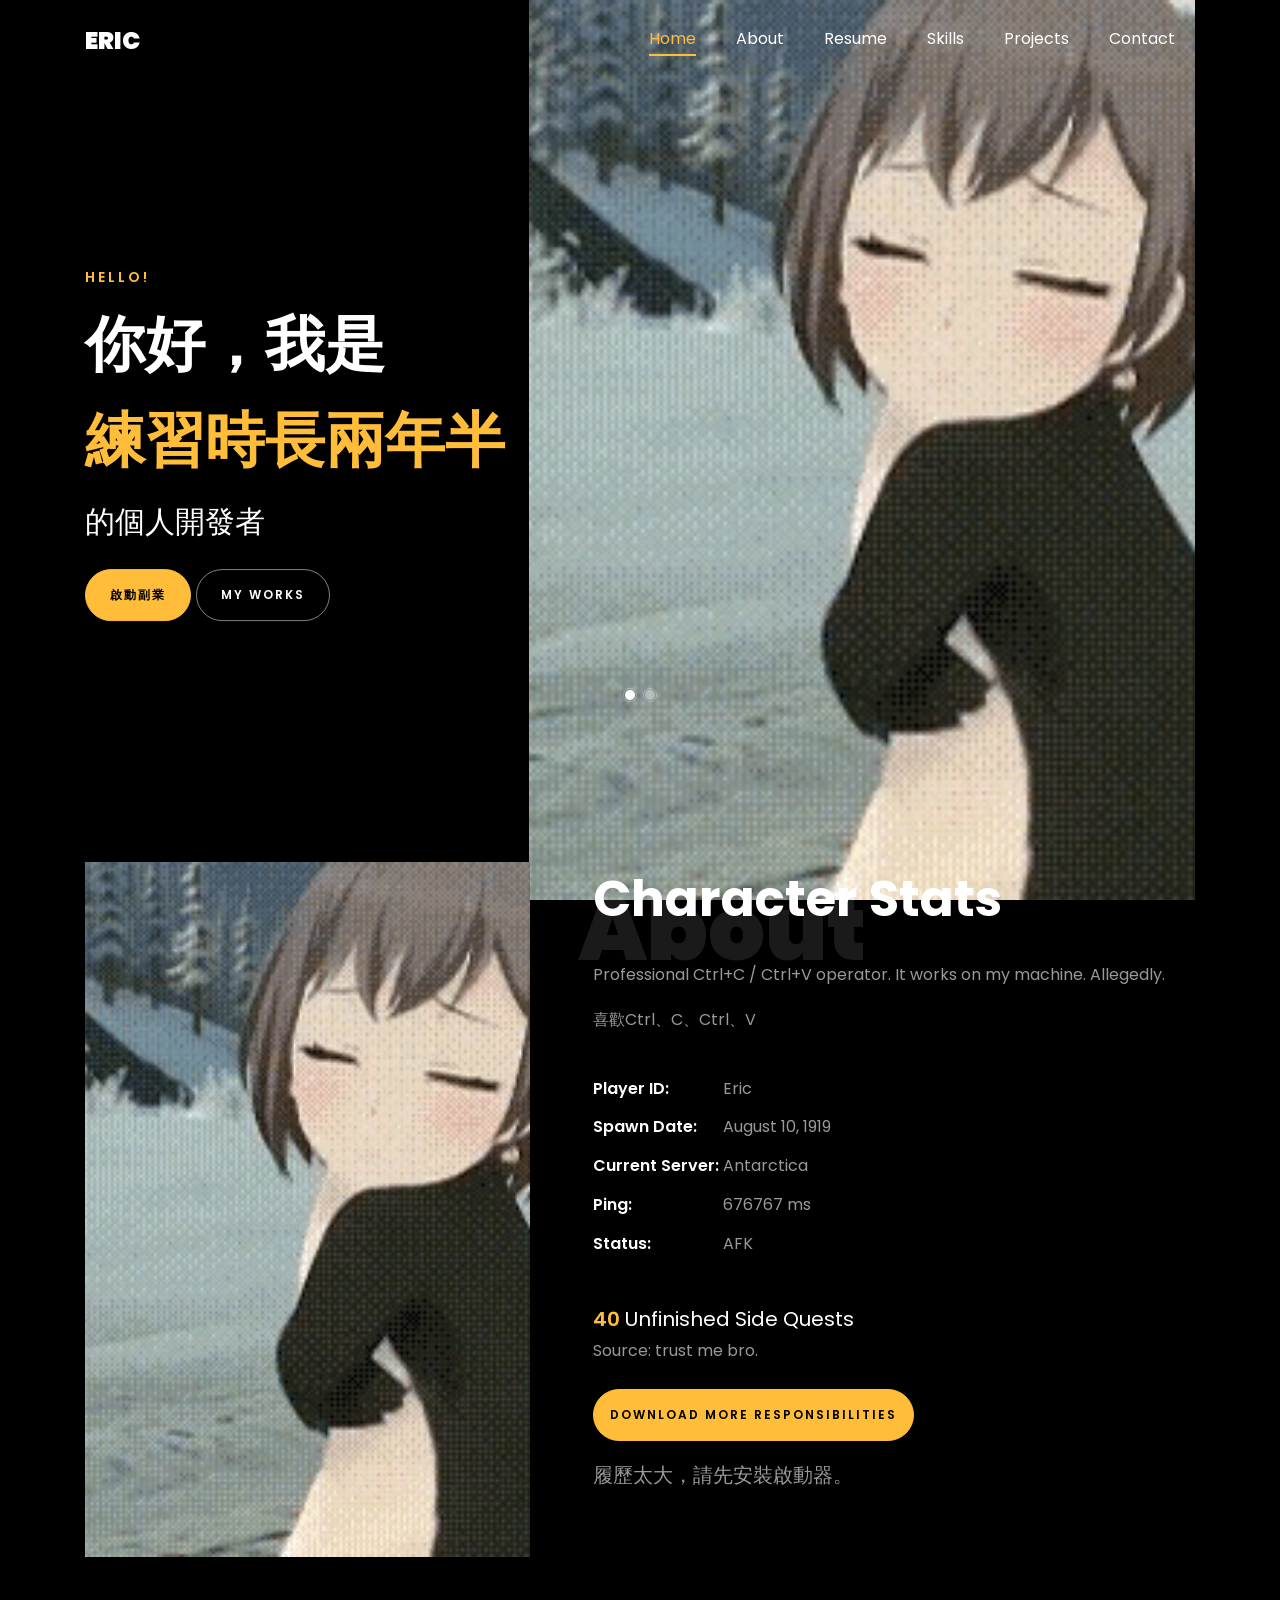
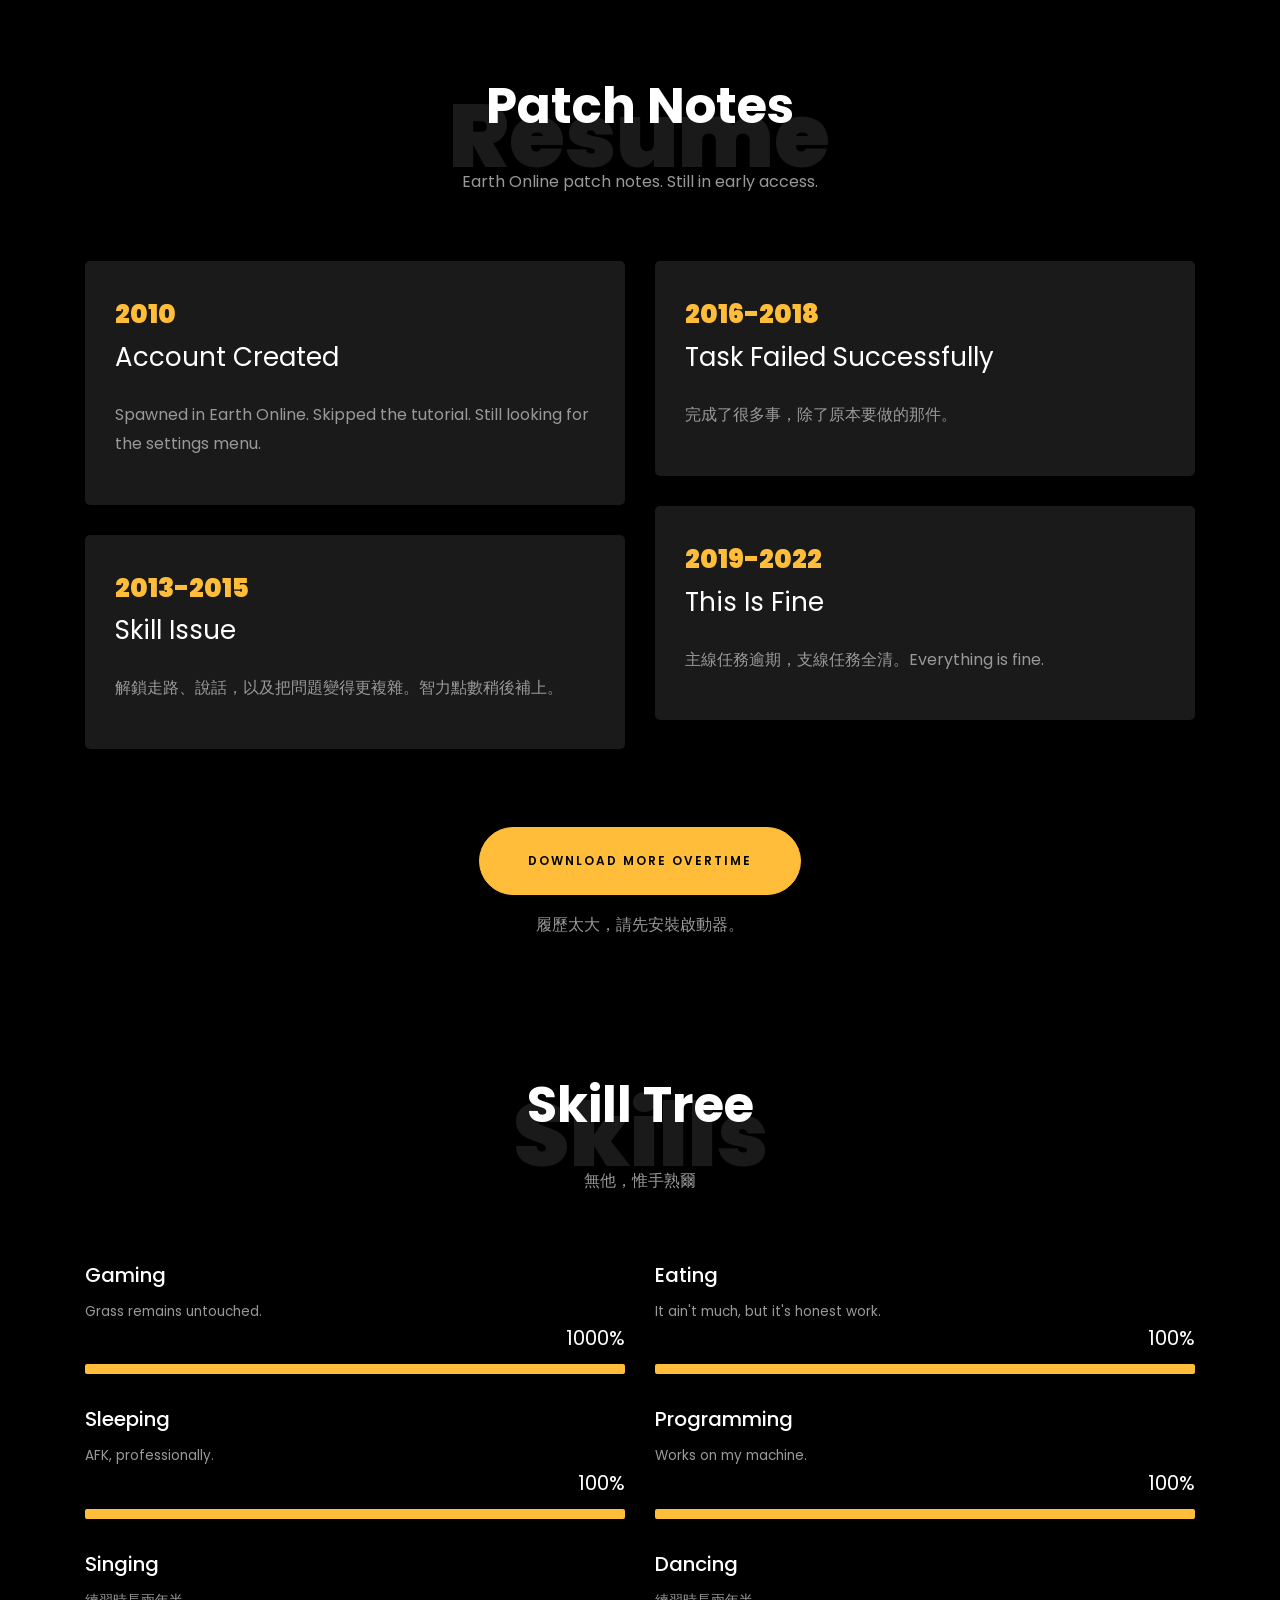
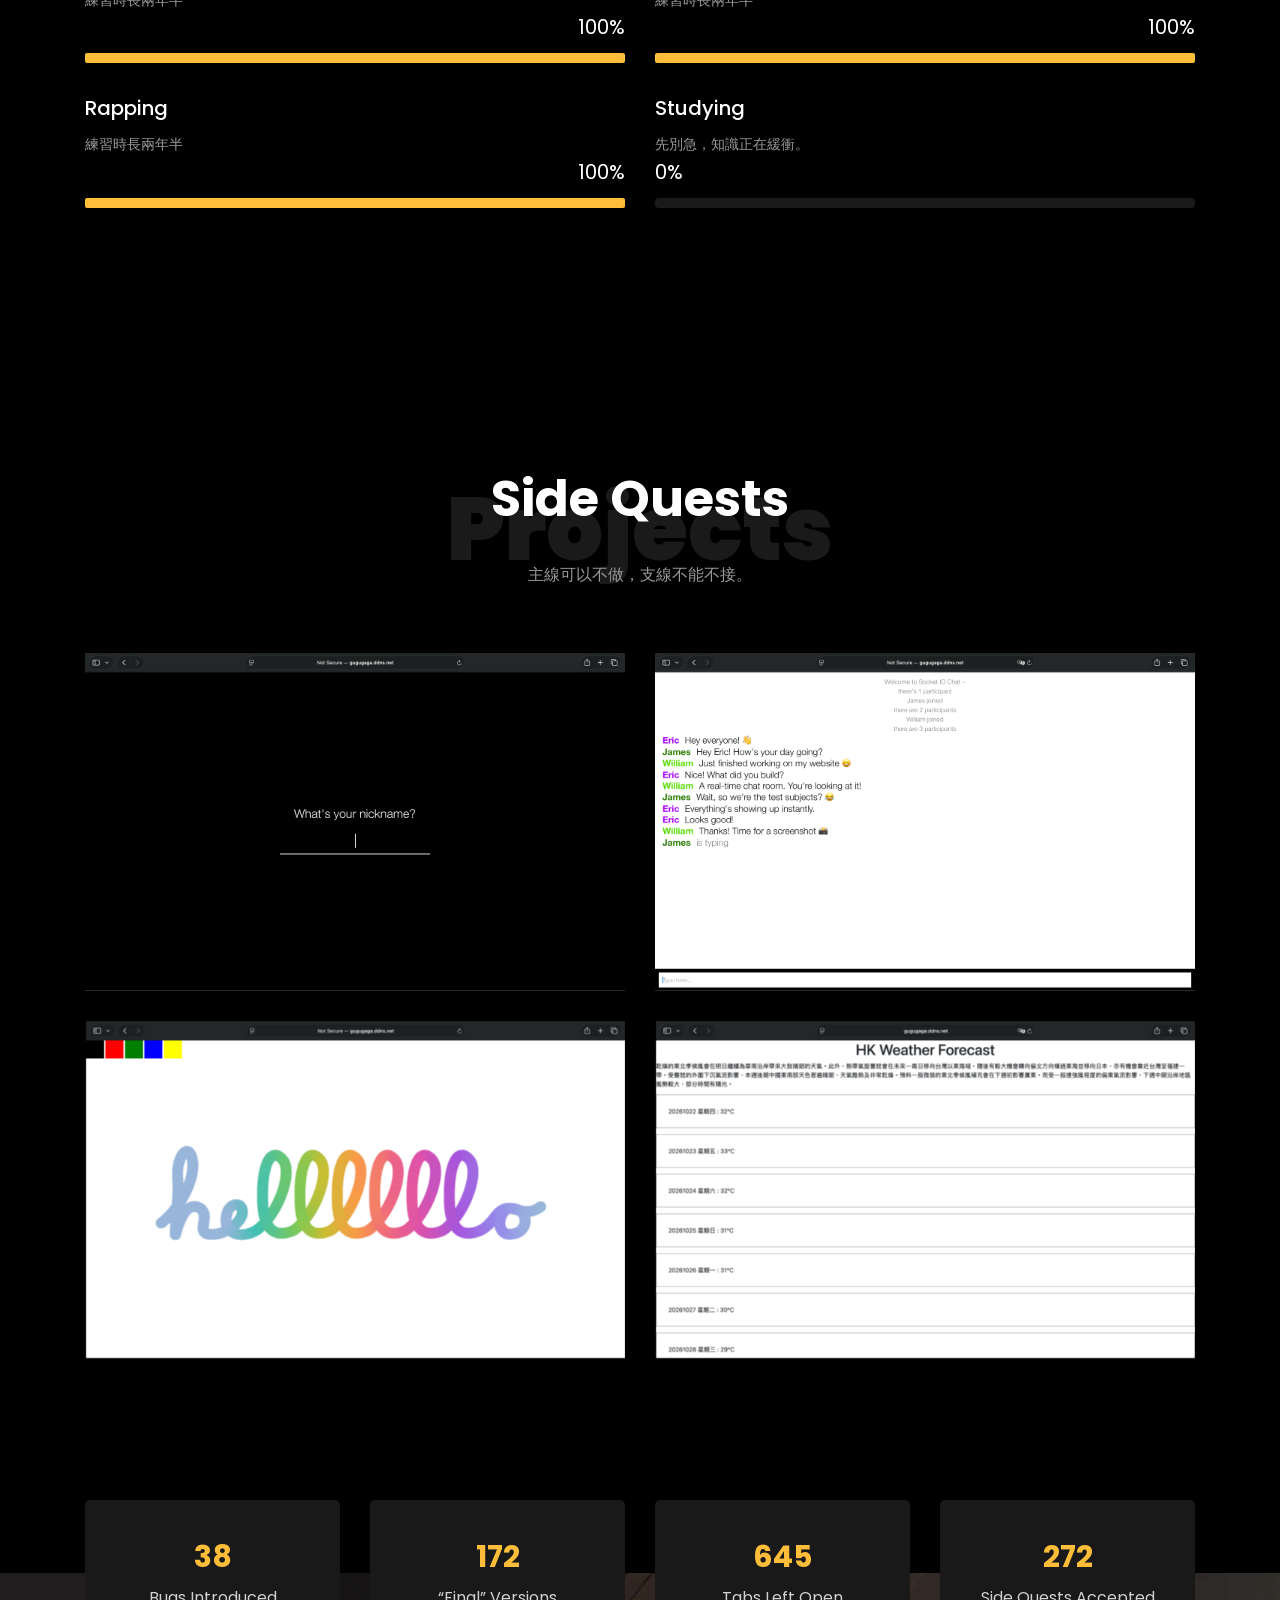
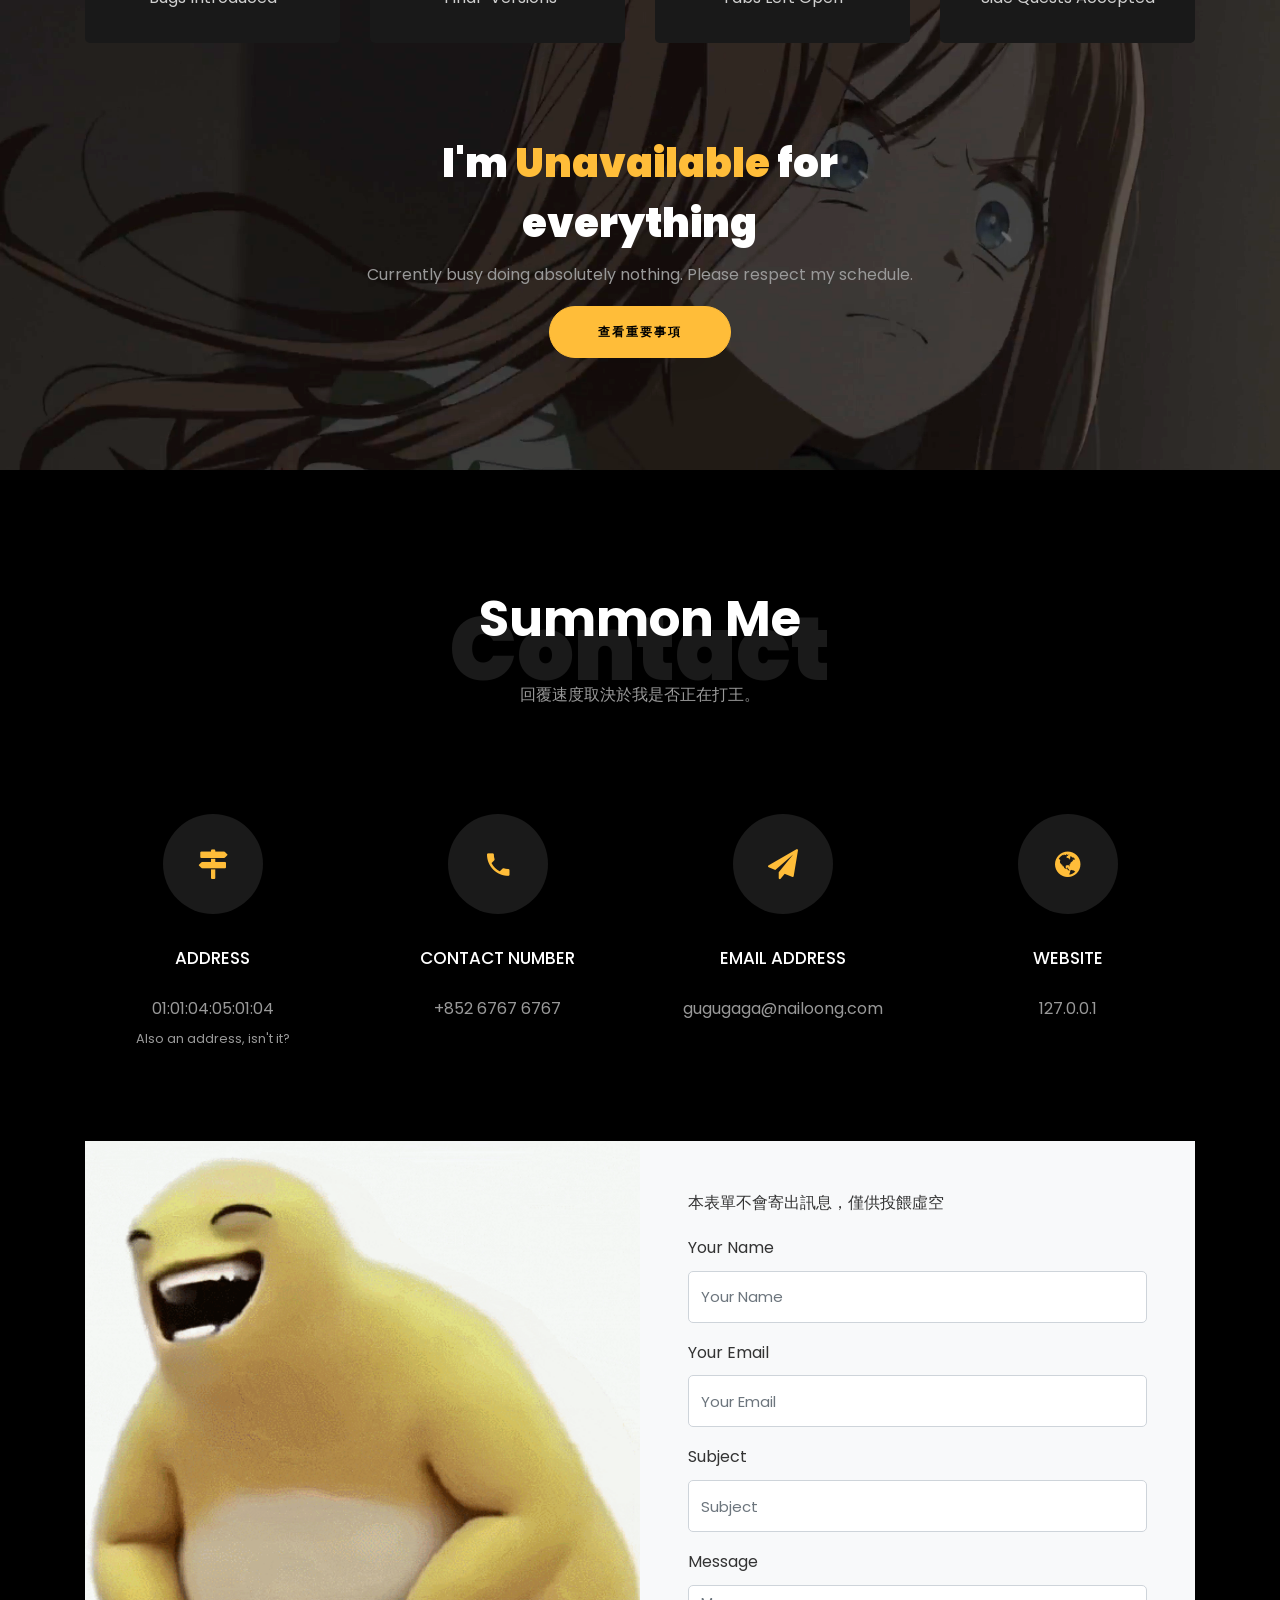
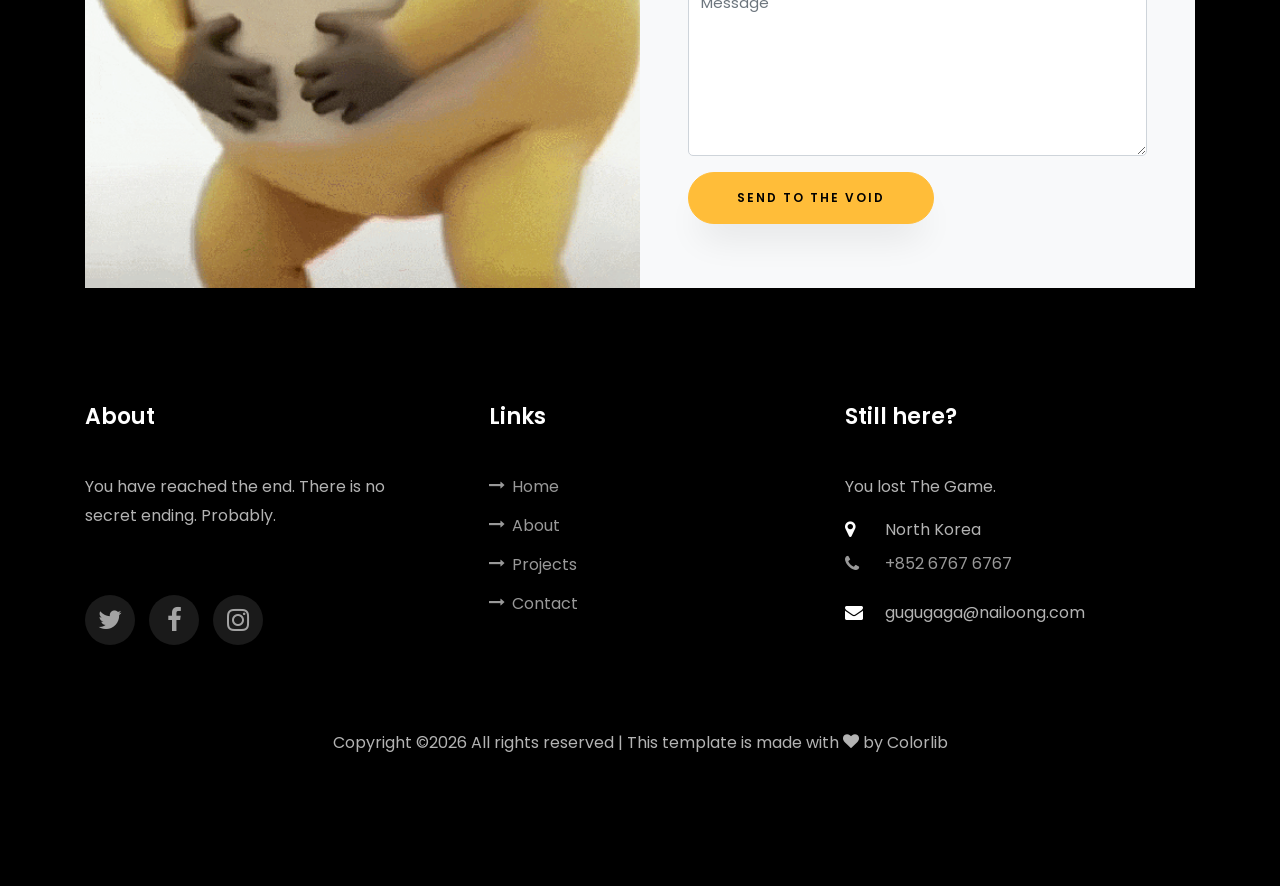
<file: index.html>
<!DOCTYPE html>
<html lang="en">
  <head>
    <title>Eric.exe — Task Failed Successfully</title>
	<link rel="icon" href="images/icon.png" type="image/png">
    <meta charset="utf-8">
    <meta name="viewport" content="width=device-width, initial-scale=1, shrink-to-fit=no">
    
    <link href="https://fonts.googleapis.com/css?family=Poppins:100,200,300,400,500,600,700,800,900" rel="stylesheet">

    <link rel="stylesheet" href="css/open-iconic-bootstrap.min.css">
    <link rel="stylesheet" href="css/animate.css">
    
    <link rel="stylesheet" href="css/owl.carousel.min.css">
    <link rel="stylesheet" href="css/owl.theme.default.min.css">
    <link rel="stylesheet" href="css/magnific-popup.css">

    <link rel="stylesheet" href="css/aos.css">

    <link rel="stylesheet" href="css/ionicons.min.css">
    
    <link rel="stylesheet" href="css/flaticon.css">
    <link rel="stylesheet" href="css/icomoon.css">
    <link rel="stylesheet" href="css/style.css">
    <link rel="stylesheet" href="css/meme.css?v=project-icons-img-1">
  </head>
  <body data-spy="scroll" data-target=".site-navbar-target" data-offset="300">
	  
	  
    <nav class="navbar navbar-expand-lg navbar-dark ftco_navbar ftco-navbar-light site-navbar-target" id="ftco-navbar">
	    <div class="container">
	      <a class="navbar-brand" href="index.html">Eric</a>
	      <button class="navbar-toggler js-fh5co-nav-toggle fh5co-nav-toggle" type="button" data-toggle="collapse" data-target="#ftco-nav" aria-controls="ftco-nav" aria-expanded="false" aria-label="Toggle navigation">
	        <span class="oi oi-menu"></span> Menu
	      </button>

	      <div class="collapse navbar-collapse" id="ftco-nav">
	        <ul class="navbar-nav nav ml-auto">
	          <li class="nav-item"><a href="#home-section" class="nav-link"><span>Home</span></a></li>
	          <li class="nav-item"><a href="#about-section" class="nav-link"><span>About</span></a></li>
	          <li class="nav-item"><a href="#resume-section" class="nav-link"><span>Resume</span></a></li>
	          <li class="nav-item"><a href="#skills-section" class="nav-link"><span>Skills</span></a></li>
	          <li class="nav-item"><a href="#projects-section" class="nav-link"><span>Projects</span></a></li>
	          <li class="nav-item"><a href="#contact-section" class="nav-link"><span>Contact</span></a></li>
	        </ul>
	      </div>
	    </div>
	  </nav>
	  <section id="home-section" class="hero">
		  <div class="home-slider  owl-carousel">
	      <div class="slider-item ">
	      	<div class="overlay"></div>
	        <div class="container">
	          <div class="row d-md-flex no-gutters slider-text align-items-end justify-content-end" data-scrollax-parent="true">
	          	<div class="one-third js-fullheight order-md-last img" style="background-image:url(images/bg_1.gif);">
	          		<div class="overlay"></div>
	          	</div>
		          <div class="one-forth d-flex  align-items-center ftco-animate" data-scrollax=" properties: { translateY: '70%' }">
		          	<div class="text">
		          		<span class="subheading">Hello!</span>
			            <h1 class="mb-4 mt-3">你好，我是</h1>
			            <h1 class="mb-4 mt-3"><span>練習時長兩年半</span></h1>
			            <h2 class="mb-4">的個人開發者</h2>
			            <p><a href="https://ys.mihoyo.com/" target="_blank" rel="noopener noreferrer" class="btn btn-primary py-3 px-4">啟動副業</a> <a href="https://www.youtube.com/watch?v=dQw4w9WgXcQ" target="_blank" rel="noopener noreferrer" class="btn btn-white btn-outline-white py-3 px-4">My works</a></p>
		            </div>
		          </div>
	        	</div>
	        </div>
	      </div>

	      <div class="slider-item">
	      	<div class="overlay"></div>
	        <div class="container">
	          <div class="row d-flex no-gutters slider-text align-items-end justify-content-end" data-scrollax-parent="true">
	          	<div class="one-third js-fullheight order-md-last img" style="background-image:url(images/bg_2.webp);">
	          		<div class="overlay"></div>
	          	</div>
		          <div class="one-forth d-flex align-items-center ftco-animate" data-scrollax=" properties: { translateY: '70%' }">
		          	<div class="text">
		          		<span class="subheading">Hello!</span>
			            <h1 class="mb-4 mt-3">I'm the <span>Endmin.</span></h1>
                    <h2 class="mb-4">Let him cook. The factory is on fire.</h2>
			            <p><a href="https://endfield.gryphline.com/" target="_blank" rel="noopener noreferrer" class="btn btn-primary py-3 px-4">Let Me Cook</a> <a href="https://www.google.com/maps" target="_blank" rel="noopener noreferrer" class="btn btn-white btn-outline-white py-3 px-4">Touch Grass</a></p>
		            </div>
		          </div>
	        	</div>
	        </div>
	      </div>
	    </div>
    </section>

    <section class="ftco-about img ftco-section ftco-no-pb" id="about-section">
    	<div class="container">
    		<div class="row d-flex">
    			<div class="col-md-6 col-lg-5 d-flex">
    				<div class="img-about img d-flex align-items-stretch">
    					<div class="overlay"></div>
	    				<div class="img d-flex align-self-stretch align-items-center" style="background-image:url(images/bg_1.gif);">
	    				</div>
    				</div>
    			</div>
    			<div class="col-md-6 col-lg-7 pl-lg-5 pb-5">
    				<div class="row justify-content-start pb-3">
		          <div class="col-md-12 heading-section ftco-animate">
		          	<h1 class="big">About</h1>
		            <h2 class="mb-4">Character Stats</h2>
		            <p>Professional Ctrl+C / Ctrl+V operator. It works on my machine. Allegedly.</p>
					<p>喜歡Ctrl、C、Ctrl、V</p>
		            <ul class="about-info mt-4 px-md-0 px-2">
		            	<li class="d-flex"><span>Player ID:</span> <span>Eric</span></li>
		            	<li class="d-flex"><span>Spawn Date:</span> <span>August 10, 1919</span></li>
		            	<li class="d-flex"><span>Current Server:</span> <span>Antarctica</span></li>
		            	<li class="d-flex"><span>Ping:</span> <span>676767 ms</span></li>
		            	<li class="d-flex"><span>Status:</span> <span>AFK</span></li>
		            </ul>
		          </div>
		        </div>
	          <div class="counter-wrap ftco-animate d-flex mt-md-3">
              <div class="text">
              	<p class="mb-4">
	                <span class="number" data-number="120">120</span>
	                <span>Unfinished Side Quests</span>
                    <small class="d-block">Source: trust me bro.</small>
                </p>
                <p><a href="https://sg-public-api.hoyoverse.com/event/download_porter/trace/hyp_global/hyphoyoverse/default?url=https%3A%2F%2Fhoyoplay.hoyoverse.com%2F" class="btn btn-primary py-3 px-3">Download More Responsibilities</a></p>
                <p>履歷太大，請先安裝啟動器。</p>
              </div>
	          </div>
	        </div>
        </div>
    	</div>
    </section>

    <section class="ftco-section ftco-no-pb" id="resume-section">
    	<div class="container">
    		<div class="row justify-content-center pb-5">
          <div class="col-md-10 heading-section text-center ftco-animate">
          	<h1 class="big big-2">Resume</h1>
            <h2 class="mb-4">Patch Notes</h2>
            <p>Earth Online patch notes. Still in early access.</p>
          </div>
        </div>
		<div class="row">
			<div class="col-md-6">
				<div class="resume-wrap ftco-animate">
					<span class="date">2010</span>
					<h2>Account Created</h2>
					<p class="mt-4">Spawned in Earth Online. Skipped the tutorial. Still looking for the settings menu.</p>
				</div>
				<div class="resume-wrap ftco-animate">
					<span class="date">2013-2015</span>
					<h2>Skill Issue</h2>
					<p class="mt-4">解鎖走路、說話，以及把問題變得更複雜。智力點數稍後補上。</p>
				</div>
			</div>

			<div class="col-md-6">
				<div class="resume-wrap ftco-animate">
					<span class="date">2016-2018</span>
					<h2>Task Failed Successfully</h2>
					<p class="mt-4">完成了很多事，除了原本要做的那件。</p>
				</div>
				<div class="resume-wrap ftco-animate">
					<span class="date">2019-2022</span>
					<h2>This Is Fine</h2>
					<p class="mt-4">主線任務逾期，支線任務全清。Everything is fine.</p>
				</div>
			</div>
		</div>
    		<div class="row justify-content-center mt-5">
    			<div class="col-md-6 text-center ftco-animate">
    				<p><a href="https://launcher.gryphline.com/s/zpEg5p" class="btn btn-primary py-4 px-5">Download More Overtime</a></p>
                <p>履歷太大，請先安裝啟動器。</p>
    			</div>
    		</div>
    	</div>
    </section>


		<section class="ftco-section" id="skills-section">
			<div class="container">
				<div class="row justify-content-center pb-5">
          <div class="col-md-12 heading-section text-center ftco-animate">
          	<h1 class="big big-2">Skills</h1>
            <h2 class="mb-4">Skill Tree</h2>
            <p>無他，惟手熟爾</p>
          </div>
        </div>
				<div class="row">
					<div class="col-md-6 animate-box">
						<div class="progress-wrap ftco-animate">
							<h3>Gaming</h3>
                            <p class="skill-caption">Grass remains untouched.</p>
							<div class="progress">
							 	<div class="progress-bar color-1" role="progressbar" aria-valuenow="100"
							  	aria-valuemin="0" aria-valuemax="100" style="width:100%">
							    <span>1000%</span>
							  	</div>
							</div>
						</div>
					</div>
					<div class="col-md-6 animate-box">
						<div class="progress-wrap ftco-animate">
							<h3>Eating</h3>
                            <p class="skill-caption">It ain't much, but it's honest work.</p>
							<div class="progress">
							 	<div class="progress-bar color-2" role="progressbar" aria-valuenow="100"
							  	aria-valuemin="0" aria-valuemax="100" style="width:100%">
							    <span>100%</span>
							  	</div>
							</div>
						</div>
					</div>
					<div class="col-md-6 animate-box">
						<div class="progress-wrap ftco-animate">
							<h3>Sleeping</h3>
                            <p class="skill-caption">AFK, professionally.</p>
							<div class="progress">
							 	<div class="progress-bar color-3" role="progressbar" aria-valuenow="100"
							  	aria-valuemin="0" aria-valuemax="100" style="width:100%">
							    <span>100%</span>
							  	</div>
							</div>
						</div>
					</div>
					<div class="col-md-6 animate-box">
						<div class="progress-wrap ftco-animate">
							<h3>Programming</h3>
                            <p class="skill-caption">Works on my machine.</p>
							<div class="progress">
							 	<div class="progress-bar color-4" role="progressbar" aria-valuenow="100"
							  	aria-valuemin="0" aria-valuemax="100" style="width:100%">
							    <span>100%</span>
							  	</div>
							</div>
						</div>
					</div>
					<div class="col-md-6 animate-box">
						<div class="progress-wrap ftco-animate">
							<h3>Singing</h3>
                            <p class="skill-caption">練習時長兩年半</p>
							<div class="progress">
							 	<div class="progress-bar color-5" role="progressbar" aria-valuenow="100"
							  	aria-valuemin="0" aria-valuemax="100" style="width:100%">
							    <span>100%</span>
							  	</div>
							</div>
						</div>
					</div>
					<div class="col-md-6 animate-box">
						<div class="progress-wrap ftco-animate">
							<h3>Dancing</h3>
                            <p class="skill-caption">練習時長兩年半</p>
							<div class="progress">
							 	<div class="progress-bar color-5" role="progressbar" aria-valuenow="100"
							  	aria-valuemin="0" aria-valuemax="100" style="width:100%">
							    <span>100%</span>
							  	</div>
							</div>
						</div>
					</div>
					<div class="col-md-6 animate-box">
						<div class="progress-wrap ftco-animate">
							<h3>Rapping</h3>
                            <p class="skill-caption">練習時長兩年半</p>
							<div class="progress">
							 	<div class="progress-bar color-5" role="progressbar" aria-valuenow="100"
							  	aria-valuemin="0" aria-valuemax="100" style="width:100%">
							    <span>100%</span>
							  	</div>
							</div>
						</div>
					</div>
					<div class="col-md-6 animate-box">
						<div class="progress-wrap ftco-animate">
							<h3>Studying</h3>
                            <p class="skill-caption">先別急，知識正在緩衝。</p>
							<div class="progress">
							 	<div class="progress-bar color-6" role="progressbar" aria-valuenow="0"
							  	aria-valuemin="0" aria-valuemax="100" style="width:0%">
							    <span>0%</span>
							  	</div>
							</div>
						</div>
					</div>
				</div>
			</div>
		</section>
 

    <section class="ftco-section ftco-project" id="projects-section">
    	<div class="container">
    		<div class="row justify-content-center pb-5">
          <div class="col-md-12 heading-section text-center ftco-animate">
          	<h1 class="big big-2">Projects</h1>
            <h2 class="mb-4">Side Quests</h2>
            <p>主線可以不做，支線不能不接。</p>
          </div>
        </div>
        <div class="row">
          <div class="col-md-6">
            <div class="project img ftco-animate d-flex justify-content-center align-items-center" style="background-image: url(images/chat_1.png);">
              <div class="overlay"></div>
              <div class="text text-center p-4">
                <h3 class="project-icon-heading"><a class="project-icon-link" href="http://gugugaga.ddns.net:3000/" target="_blank" rel="noopener noreferrer" aria-label="開啟聊天室：設定暱稱（新分頁）"><img class="project-icon" src="./images/icons/chat-login.svg" alt="聊天室入口" width="40" height="40" style="width: 40px; height: 40px;" /></a></h3>
                <span>聊天室入口：轉生先改名，開局即 AFK。</span>
              </div>
            </div>
          </div>
          <div class="col-md-6">
            <div class="project img ftco-animate d-flex justify-content-center align-items-center" style="background-image: url(images/chat_2.png);">
              <div class="overlay"></div>
              <div class="text text-center p-4">
                <h3 class="project-icon-heading"><a class="project-icon-link" href="http://gugugaga.ddns.net:3000/" target="_blank" rel="noopener noreferrer" aria-label="開啟實時聊天室（新分頁）"><img class="project-icon" src="./images/icons/chat-app.svg" alt="實時聊天室" width="40" height="40" style="width: 40px; height: 40px;" /></a></h3>
                <span>實時聊天室：訊息已同步，腦細胞已失聯。</span>
              </div>
            </div>
          </div>
          <div class="col-md-6">
            <div class="project img ftco-animate d-flex justify-content-center align-items-center" style="background-image: url(images/whiteboard.png);">
              <div class="overlay"></div>
              <div class="text text-center p-4">
                <h3 class="project-icon-heading"><a class="project-icon-link" href="http://gugugaga.ddns.net:5000/" target="_blank" rel="noopener noreferrer" aria-label="開啟電子白板（新分頁）"><img class="project-icon" src="./images/icons/whiteboard.svg" alt="電子白板" width="40" height="40" style="width: 40px; height: 40px;" /></a></h3>
                <span>電子白板：滑鼠開壇，理智退散。</span>
              </div>
            </div>
          </div>
          <div class="col-md-6">
            <div class="project img ftco-animate d-flex justify-content-center align-items-center" style="background-image: url(images/weather.png);">
              <div class="overlay"></div>
              <div class="text text-center p-4">
                <h3 class="project-icon-heading"><a class="project-icon-link" href="weather.html" target="_blank" rel="noopener noreferrer" aria-label="開啟香港天氣預報（新分頁）"><img class="project-icon" src="./images/icons/weather.svg" alt="香港天氣預報" width="40" height="40" style="width: 40px; height: 40px;" /></a></h3>
                <span>香港天氣：秋天 DLC 尚未發售，冷氣繼續課金。</span>
              </div>
            </div>
          </div>
        </div>
    	</div>
    </section>


    <section class="ftco-section ftco-no-pt ftco-no-pb ftco-counter img" id="section-counter">
    	<div class="container">
				<div class="row d-md-flex align-items-center">
          <div class="col-md d-flex justify-content-center counter-wrap ftco-animate">
            <div class="block-18">
              <div class="text">
                <strong class="number" data-number="114">114</strong>
                <span>Bugs Introduced</span>
              </div>
            </div>
          </div>
          <div class="col-md d-flex justify-content-center counter-wrap ftco-animate">
            <div class="block-18">
              <div class="text">
                <strong class="number" data-number="514">514</strong>
                <span>“Final” Versions</span>
              </div>
            </div>
          </div>
          <div class="col-md d-flex justify-content-center counter-wrap ftco-animate">
            <div class="block-18">
              <div class="text">
                <strong class="number" data-number="1919">1919</strong>
                <span>Tabs Left Open</span>
              </div>
            </div>
          </div>
          <div class="col-md d-flex justify-content-center counter-wrap ftco-animate">
            <div class="block-18">
              <div class="text">
                <strong class="number" data-number="810">810</strong>
                <span>Side Quests Accepted</span>
              </div>
            </div>
          </div>
        </div>
      </div>
    </section>

    <section class="ftco-section ftco-hireme img margin-top" style="background-image: url(images/bg_3.png)">
			<div class="container">
				<div class="row justify-content-center">
					<div class="col-md-7 ftco-animate text-center">
						<h2>I'm <span>Unavailable</span> for everything</h2>
						<p>Currently busy doing absolutely nothing. Please respect my schedule.</p>
						<p class="mb-0"><a href="https://ys.mihoyo.com/cloud/" target="_blank" rel="noopener noreferrer" class="btn btn-primary py-3 px-5">查看重要事項</a></p>
					</div>
				</div>
			</div>
		</section>

    <section class="ftco-section contact-section ftco-no-pb" id="contact-section">
      <div class="container">
      	<div class="row justify-content-center mb-5 pb-3">
          <div class="col-md-7 heading-section text-center ftco-animate">
            <h1 class="big big-2">Contact</h1>
            <h2 class="mb-4">Summon Me</h2>
            <p>回覆速度取決於我是否正在打王。</p>
          </div>
        </div>

        <div class="row d-flex contact-info mb-5">
          <div class="col-md-6 col-lg-3 d-flex ftco-animate">
          	<div class="align-self-stretch box p-4 text-center">
          		<div class="icon d-flex align-items-center justify-content-center">
          			<span class="icon-map-signs"></span>
          		</div>
          		<h3 class="mb-4">Address</h3>
	            <p>01:01:04:05:01:04<br><small>Also an address, isn't it?</small></p>
	          </div>
          </div>
          <div class="col-md-6 col-lg-3 d-flex ftco-animate">
          	<div class="align-self-stretch box p-4 text-center">
          		<div class="icon d-flex align-items-center justify-content-center">
          			<span class="icon-phone2"></span>
          		</div>
          		<h3 class="mb-4">Contact Number</h3>
	            <p>+852 6767 6767</p>
	          </div>
          </div>
          <div class="col-md-6 col-lg-3 d-flex ftco-animate">
          	<div class="align-self-stretch box p-4 text-center">
          		<div class="icon d-flex align-items-center justify-content-center">
          			<span class="icon-paper-plane"></span>
          		</div>
          		<h3 class="mb-4">Email Address</h3>
	            <p>gugugaga@nailoong.com</p>
	          </div>
          </div>
          <div class="col-md-6 col-lg-3 d-flex ftco-animate">
          	<div class="align-self-stretch box p-4 text-center">
          		<div class="icon d-flex align-items-center justify-content-center">
          			<span class="icon-globe"></span>
          		</div>
          		<h3 class="mb-4">Website</h3>
	            <p>127.0.0.1</p>
	          </div>
          </div>
        </div>

        <div class="row no-gutters block-9">
          <div class="col-md-6 order-md-last d-flex">
            <form id="void-form" class="bg-light p-4 p-md-5 contact-form" onsubmit="return false;" aria-describedby="void-note">
              <p id="void-note">本表單不會寄出訊息，僅供投餵虛空</p>
              <div class="form-group">
                <label for="void-name">Your Name</label>
                <input id="void-name" type="text" class="form-control" placeholder="Your Name">
              </div>
              <div class="form-group">
                <label for="void-email">Your Email</label>
                <input id="void-email" type="email" class="form-control" placeholder="Your Email">
              </div>
              <div class="form-group">
                <label for="void-subject">Subject</label>
                <input id="void-subject" type="text" class="form-control" placeholder="Subject">
              </div>
              <div class="form-group">
                <label for="void-message">Message</label>
                <textarea id="void-message" cols="30" rows="7" class="form-control" placeholder="Message"></textarea>
              </div>
              <div class="form-group">
                <button type="button" id="void-send" class="btn btn-primary py-3 px-5" disabled>Send to the Void</button>
                <p id="void-feedback" class="mt-3" role="status" aria-live="polite"></p>
                <noscript><p>虛空暫時離線。訊息未寄出。</p></noscript>
              </div>
            </form>
          
          </div>

          <div class="col-md-6 d-flex">
          	<div class="img" style="background-image: url(images/about.gif);"></div>
          </div>
        </div>
      </div>
    </section>
		

    <footer class="ftco-footer ftco-section">
      <div class="container">
        <div class="row mb-5">
          <div class="col-md">
            <div class="ftco-footer-widget mb-4">
              <h2 class="ftco-heading-2">About</h2>
              <p>You have reached the end. There is no secret ending. Probably.</p>
              <ul class="ftco-footer-social list-unstyled float-md-left float-lft mt-5">
                <li class="ftco-animate"><a href="https://www.bilibili.com/zh-Hant/video/BV1Ci4y1e7ZC/" target="_blank"><span class="icon-twitter"></span></a></li>
                <li class="ftco-animate"><a href="https://www.bilibili.com/zh-Hant/video/BV1faak6AEzm/" target="_blank"><span class="icon-facebook"></span></a></li>
                <li class="ftco-animate"><a href="https://www.bilibili.com/zh-Hant/video/BV1VGYR6bECg/" target="_blank"><span class="icon-instagram"></span></a></li>
              </ul>
            </div>
          </div>
          <div class="col-md">
            <div class="ftco-footer-widget mb-4 ml-md-4">
              <h2 class="ftco-heading-2">Links</h2>
              <ul class="list-unstyled">
                <li><a href="#home-section"><span class="icon-long-arrow-right mr-2"></span>Home</a></li>
                <li><a href="#about-section"><span class="icon-long-arrow-right mr-2"></span>About</a></li>
                <li><a href="#projects-section"><span class="icon-long-arrow-right mr-2"></span>Projects</a></li>
                <li><a href="#contact-section"><span class="icon-long-arrow-right mr-2"></span>Contact</a></li>
              </ul>
            </div>
          </div>

          <div class="col-md">
            <div class="ftco-footer-widget mb-4">
            	<h2 class="ftco-heading-2">Still here?</h2>
            	<p>You lost The Game.</p>
            	<div class="block-23 mb-3">
	              <ul>
	                <li><span class="icon icon-map-marker"></span><span class="text">North Korea</span></a></li>
	                <li><a href="#"><span class="icon icon-phone"></span><span class="text">+852 6767 6767</span></a></li>
	                <li><a href="#"></a><span class="icon icon-envelope"></span><span class="text">gugugaga@nailoong.com</span></li>
	              </ul>
	            </div>
            </div>
          </div>
        </div>
        <div class="row">
          <div class="col-md-12 text-center">

            <p><!-- Link back to Colorlib can't be removed. Template is licensed under CC BY 3.0. -->
  Copyright &copy;<script>document.write(new Date().getFullYear());</script> All rights reserved | This template is made with <i class="icon-heart color-danger" aria-hidden="true"></i> by <a href="https://colorlib.com" target="_blank">Colorlib</a>
  <!-- Link back to Colorlib can't be removed. Template is licensed under CC BY 3.0. --></p>
          </div>
        </div>
      </div>
    </footer>
    
  

  <!-- loader -->
  <div id="ftco-loader" class="fullscreen"><svg class="circular" width="48px" height="48px"><circle class="path-bg" cx="24" cy="24" r="22" fill="none" stroke-width="4" stroke="#eeeeee"/><circle class="path" cx="24" cy="24" r="22" fill="none" stroke-width="4" stroke-miterlimit="10" stroke="#F96D00"/></svg></div>


  <script src="js/meme.js"></script>
  <script src="js/jquery.min.js"></script>
  <script src="js/jquery-migrate-3.0.1.min.js"></script>
  <script src="js/popper.min.js"></script>
  <script src="js/bootstrap.min.js"></script>
  <script src="js/jquery.easing.1.3.js"></script>
  <script src="js/jquery.waypoints.min.js"></script>
  <script src="js/jquery.stellar.min.js"></script>
  <script src="js/owl.carousel.min.js"></script>
  <script src="js/jquery.magnific-popup.min.js"></script>
  <script src="js/aos.js"></script>
  <script src="js/jquery.animateNumber.min.js"></script>
  <script src="js/scrollax.min.js"></script>
  
  <script src="js/main.js"></script>
    
  </body>
</html>
</file>
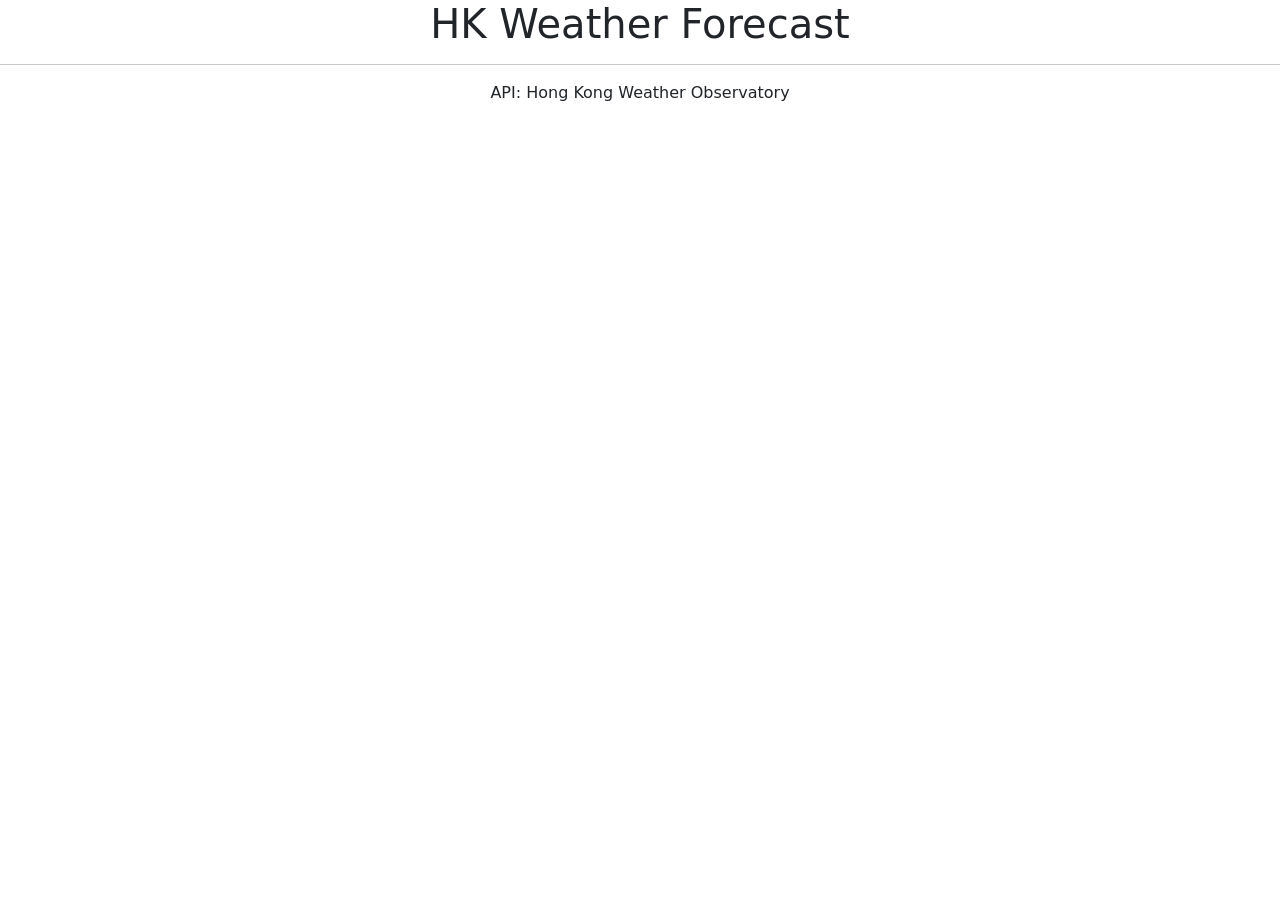
<file: weather.html>
<!doctype html>
<html lang="en">
  <head>
    <meta charset="utf-8">
    <meta name="viewport" content="width=device-width, initial-scale=1">
    <title>香港 9 日天氣預測</title>
    <link href="https://cdn.jsdelivr.net/npm/bootstrap@5.3.0/dist/css/bootstrap.min.css"
rel="stylesheet" integrity="sha384-9ndCyUaIbzAi2FUVXJi0CjmCapSmO7SnpJef0486qhLnuZ2cdeRhO02iuK6FUUVM" crossorigin="anonymous">
<style>
h1, footer {
  text-align: center;
}

#nine-day-forecast > div {
  border: solid 1px grey;
  padding: 2em;
  margin-bottom: 1em;

}
</style>
  </head>
  <body>
<h1>HK Weather Forecast</h1>
<div id="nine-day-forecast"></div>
<hr>
<footer>API: Hong Kong Weather Observatory</footer>
    <script src="https://cdn.jsdelivr.net/npm/bootstrap@5.3.0/dist/js/bootstrap.bundle.min.js"
integrity="sha384-geWF76RCwLtnZ8qwWowPQNguL3RmwHVBC9FhGdlKrxdiJJigb/j/68SIy3Te4Bkz"
crossorigin="anonymous"></script>
<script>
apiUrl = 'https://data.weather.gov.hk/weatherAPI/opendata/weather.php?dataType=fnd&lang=tc';
fetch(apiUrl)
  .then(response => response.json()) // geting response from API
  .then(data => { // Retrieving JSON data
    var output = document.querySelector('#nine-day-forecast');
    const descriptionEl = document.createElement("p");
    descriptionEl.innerHTML = data.generalSituation;

    output.appendChild(descriptionEl); // end of showing general situation
    weatherForecast = data.weatherForecast; // weatherForcast is an array
             weatherForecast.forEach((item) => {
      const forecast = document.createElement("div");
      forecast.innerHTML = item.forecastDate
                      + " "
                      + item.week
                      + " : "
                      + item.forecastMaxtemp.value
                      + "°C";
      output.appendChild(forecast);
    });
  }
);
</script>
  </body>
</html>
</file>
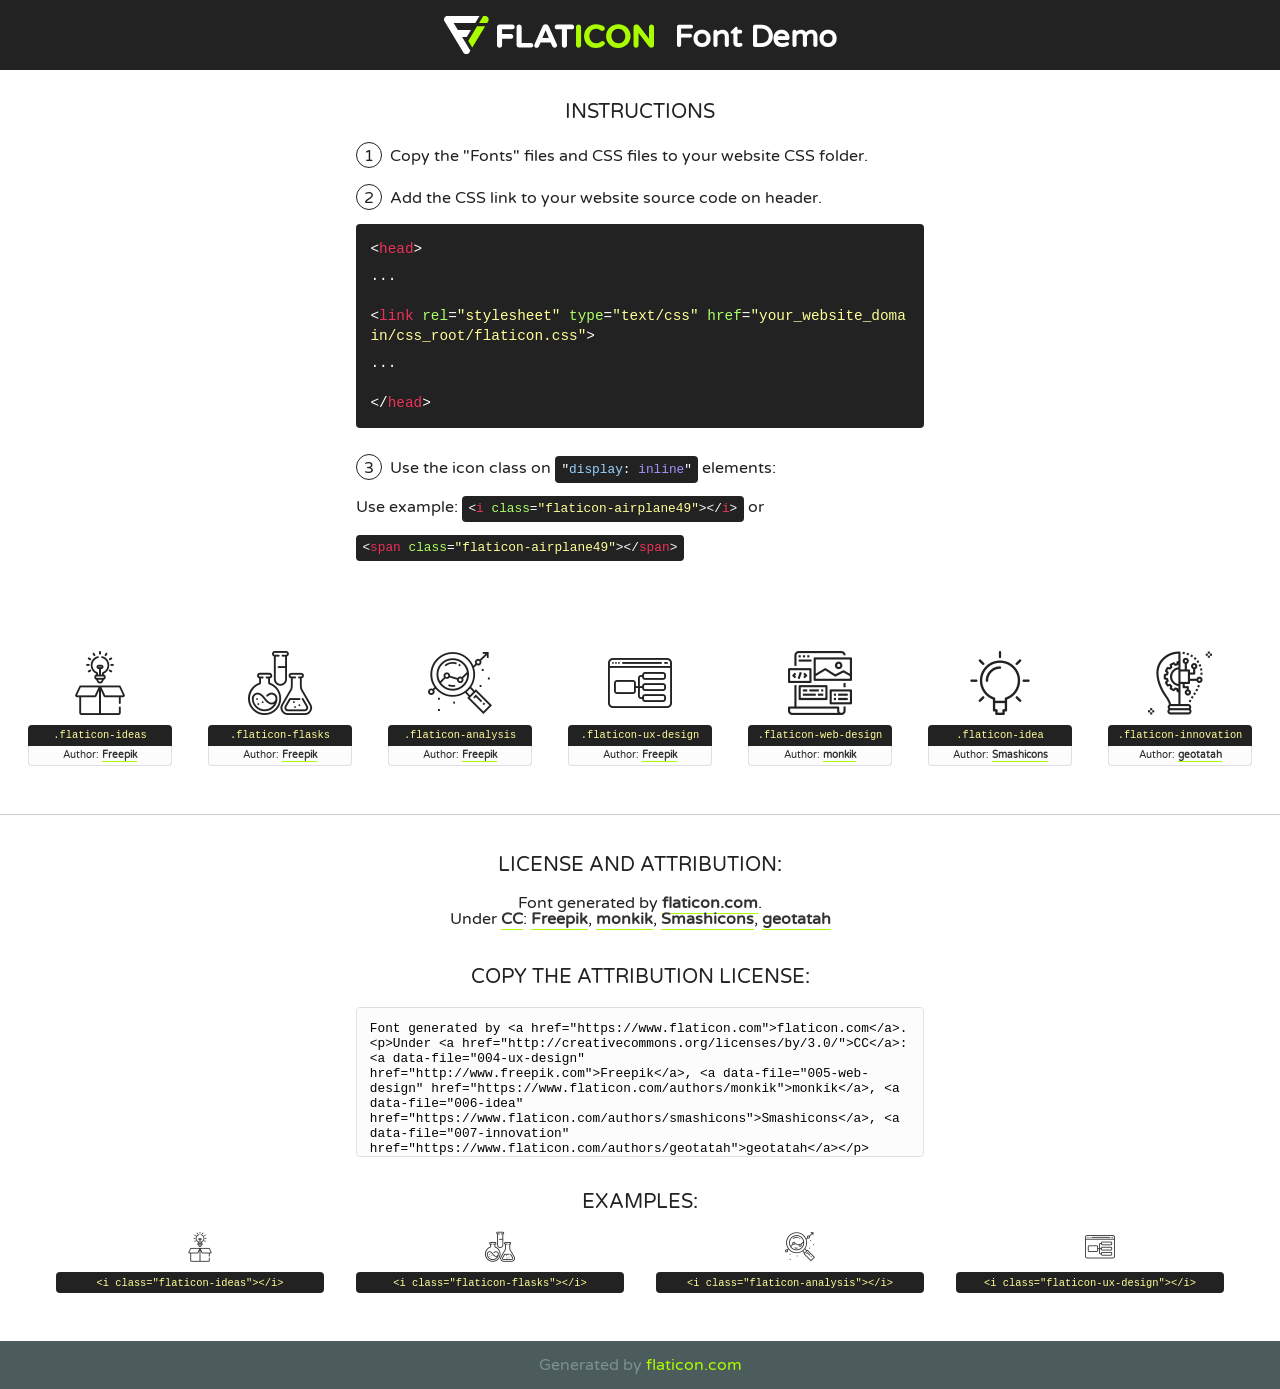
<file: fonts/flaticon/font/flaticon.html>
<!DOCTYPE html>
<!--
  Flaticon icon font: Flaticon
  Creation date: 20/03/2019 02:18
-->
<html>
<!DOCTYPE html>
<html>

<head>
    <title>Flaticon WebFont</title>
    <link href="http://fonts.googleapis.com/css?family=Varela+Round" rel="stylesheet" type="text/css" />
    <link rel="stylesheet" type="text/css" href="flaticon.css">
    <meta charset="UTF-8">
    <style>
    html, body, div, span, applet, object, iframe,
    h1, h2, h3, h4, h5, h6, p, blockquote, pre,
    a, abbr, acronym, address, big, cite, code,
    del, dfn, em, img, ins, kbd, q, s, samp,
    small, strike, strong, sub, sup, tt, var,
    b, u, i, center,
    dl, dt, dd, ol, ul, li,
    fieldset, form, label, legend,
    table, caption, tbody, tfoot, thead, tr, th, td,
    article, aside, canvas, details, embed, 
    figure, figcaption, footer, header, hgroup, 
    menu, nav, output, ruby, section, summary,
    time, mark, audio, video {
        margin: 0;
        padding: 0;
        border: 0;
        font-size: 100%;
        font: inherit;
        vertical-align: baseline;
    }
    /* HTML5 display-role reset for older browsers */
    article, aside, details, figcaption, figure, 
    footer, header, hgroup, menu, nav, section {
        display: block;
    }
    body {
        line-height: 1;
    }
    ol, ul {
        list-style: none;
    }
    blockquote, q {
        quotes: none;
    }
    blockquote:before, blockquote:after,
    q:before, q:after {
        content: '';
        content: none;
    }
    table {
        border-collapse: collapse;
        border-spacing: 0;
    }
    body {
        font-family: 'Varela Round', Helvetica, Arial, sans-serif;
        font-size: 16px;
        color: #222;
    }
    a {
        color: #333;
        border-bottom: 1px solid #a9fd00;
        font-weight: bold;
        text-decoration: none;
    }
    * {
        -moz-box-sizing: border-box;
        -webkit-box-sizing: border-box;
        box-sizing: border-box;
        margin: 0;
        padding: 0;
    }
    [class^="flaticon-"]:before, [class*=" flaticon-"]:before, [class^="flaticon-"]:after, [class*=" flaticon-"]:after {
        font-family: Flaticon;
        font-size: 30px;
        font-style: normal;
        margin-left: 20px;
        color: #333;
    }
    .wrapper {
        max-width: 600px;
        margin: auto;
        padding: 0 1em;
    }
    .title {
        font-size: 1.25em;
        text-align: center;
        margin-bottom: 1em;
        text-transform: uppercase;
    }
    header {
        text-align: center;
        background-color: #222;
        color: #fff;
        padding: 1em;
    }
    header .logo {
        width: 210px;
        height: 38px;
        display: inline-block;
        vertical-align: middle;
        margin-right: 1em;
        border: none;
    }
    header strong {
        font-size: 1.95em;
        font-weight: bold;
        vertical-align: middle;
        margin-top: 5px;
        display: inline-block;
    }
    .demo {
        margin: 2em auto;
        line-height: 1.25em;
    }
    .demo ul li {
        margin-bottom: 1em;
    }
    .demo ul li .num {
        color: #222;
        border-radius: 20px;
        display: inline-block;
        width: 26px;
        padding: 3px;
        height: 26px;
        text-align: center;
        margin-right: 0.5em;
        border: 1px solid #222;
    }
    .demo ul li code {
        background-color: #222;
        border-radius: 4px;
        padding: 0.25em 0.5em;
        display: inline-block;
        color: #fff;
        font-family: Consolas,Monaco,Lucida Console,Liberation Mono,DejaVu Sans Mono,Bitstream Vera Sans Mono,Courier New, monospace;
        font-weight: lighter;
        margin-top: 1em;
        font-size: 0.8em;
        word-break: break-all;
    }
    .demo ul li code.big {
        padding: 1em;
        font-size: 0.9em;
    }
    .demo ul li code .red {
        color: #EF3159;
    }
    .demo ul li code .green {
        color: #ACFF65;
    }
    .demo ul li code .yellow {
        color: #FFFF99;
    }
    .demo ul li code .blue {
        color: #99D3FF;
    }
    .demo ul li code .purple {
        color: #A295FF;
    }
    .demo ul li code .dots {
        margin-top: 0.5em;
        display: block;
    }
    #glyphs {
        border-bottom: 1px solid #ccc;
        padding: 2em 0;
        text-align: center;
    }
    .glyph {
        display: inline-block;
        width: 9em;
        margin: 1em;
        text-align: center;
        vertical-align: top;
        background: #FFF;
    }
    .glyph .glyph-icon {
        padding: 10px;
        display: block;
        font-family:"Flaticon";
        font-size: 64px;
        line-height: 1;
    }
    .glyph .glyph-icon:before {
        font-size: 64px;
        color: #222;
        margin-left: 0;
    }
    .class-name {
        font-size: 0.65em;
        background-color: #222;
        color: #fff;
        border-radius: 4px 4px 0 0;
        padding: 0.5em;
        color: #FFFF99;
        font-family: Consolas,Monaco,Lucida Console,Liberation Mono,DejaVu Sans Mono,Bitstream Vera Sans Mono,Courier New, monospace;
    }
    .author-name {
        font-size: 0.6em;
        background-color: #fcfcfd;
        border: 1px solid #DEDEE4;
        border-top: 0;
        border-radius: 0 0 4px 4px;
        padding: 0.5em;
    }
    .class-name:last-child {
        font-size: 10px;
        color:#888;
    }
    .class-name:last-child a {
        font-size: 10px;
        color:#555;
    }
    .class-name:last-child a:hover {
        color:#a9fd00;
    }
    .glyph > input {
        display: block;
        width: 100px;
        margin: 5px auto;
        text-align: center;
        font-size: 12px;
        cursor: text;
    }
    .glyph > input.icon-input {
        font-family:"Flaticon";
        font-size: 16px;
        margin-bottom: 10px;
    }
    .attribution .title {
        margin-top: 2em;
    }
    .attribution textarea {
        background-color: #fcfcfd;
        padding: 1em;
        border: none;
        box-shadow: none;
        border: 1px solid #DEDEE4;
        border-radius: 4px;
        resize: none;
        width: 100%;
        height: 150px;
        font-size: 0.8em;
        font-family: Consolas,Monaco,Lucida Console,Liberation Mono,DejaVu Sans Mono,Bitstream Vera Sans Mono,Courier New, monospace;
        -webkit-appearance: none;
    }
    .iconsuse {
        margin: 2em auto;
        text-align: center;
        max-width: 1200px;
    }
    .iconsuse:after {
        content: '';
        display: table;
        clear: both;
    }
    .iconsuse .image {
        float: left;
        width: 25%;
        padding: 0 1em;
    }
    .iconsuse .image p {
        margin-bottom: 1em;
    }
    .iconsuse .image span {
        display: block;
        font-size: 0.65em;
        background-color: #222;
        color: #fff;
        border-radius: 4px;
        padding: 0.5em;
        color: #FFFF99;
        margin-top: 1em;
        font-family: Consolas,Monaco,Lucida Console,Liberation Mono,DejaVu Sans Mono,Bitstream Vera Sans Mono,Courier New, monospace;
    }
    #footer {
        text-align: center;
        background-color: #4C5B5C;
        color: #7c9192;
        padding: 1em;
    }
    #footer a {
        border: none;
        color: #a9fd00;
        font-weight: normal;
    }
    @media (max-width: 960px) {
        .iconsuse .image {
            width: 50%;
        }
    }
    @media (max-width: 560px) {
        .iconsuse .image {
            width: 100%;
        }
    }
    </style>
</head>

<body class="characters-off">

    <header>
        <a href="https://www.flaticon.com" target="_blank" class="logo">
            <svg version="1.1" xmlns="http://www.w3.org/2000/svg" xmlns:xlink="http://www.w3.org/1999/xlink" xmlns:a="http://ns.adobe.com/AdobeSVGViewerExtensions/3.0/" viewBox="0 0 560.875 102.036" enable-background="new 0 0 560.875 102.036" xml:space="preserve">
                <defs>
                </defs>
                <g>
                    <g class="letters">
                        <path fill="#ffffff" d="M141.596,29.675c0-3.777,2.985-6.767,6.764-6.767h34.438c3.426,0,6.15,2.728,6.15,6.15
                        c0,3.43-2.724,6.149-6.15,6.149h-27.674v13.091h23.719c3.429,0,6.151,2.724,6.151,6.15c0,3.43-2.723,6.149-6.151,6.149h-23.719
                        v17.574c0,3.773-2.986,6.761-6.764,6.761c-3.779,0-6.764-2.989-6.764-6.761V29.675z"></path>
                        <path fill="#ffffff" d="M193.844,29.149c0-3.781,2.985-6.767,6.764-6.767c3.776,0,6.763,2.985,6.763,6.767v42.957h25.039
                        c3.426,0,6.149,2.726,6.149,6.153c0,3.425-2.723,6.15-6.149,6.15h-31.802c-3.779,0-6.764-2.986-6.764-6.768V29.149z"></path>
                        <path fill="#ffffff" d="M241.891,75.71l21.438-48.407c1.492-3.341,4.215-5.357,7.906-5.357h0.792
                        c3.686,0,6.323,2.017,7.815,5.357l21.439,48.407c0.436,0.967,0.701,1.845,0.701,2.723c0,3.602-2.809,6.501-6.414,6.501
                        c-3.161,0-5.269-1.845-6.499-4.655l-4.132-9.661h-27.059l-4.301,10.102c-1.144,2.631-3.426,4.214-6.237,4.214
                        c-3.517,0-6.24-2.81-6.24-6.325C241.1,77.64,241.451,76.677,241.891,75.71z M279.932,58.666l-8.521-20.297l-8.526,20.297H279.932
                        z"></path>
                        <path fill="#ffffff" d="M314.864,35.387H301.86c-3.429,0-6.239-2.813-6.239-6.238c0-3.429,2.811-6.24,6.239-6.24h39.533
                        c3.426,0,6.237,2.811,6.237,6.24c0,3.425-2.811,6.238-6.237,6.238h-13.001v42.785c0,3.773-2.99,6.761-6.764,6.761
                        c-3.779,0-6.764-2.989-6.764-6.761V35.387z"></path>
                        <path fill="#A9FD00" d="M352.615,29.149c0-3.781,2.985-6.767,6.767-6.767c3.774,0,6.761,2.985,6.761,6.767v49.024
                        c0,3.773-2.987,6.761-6.761,6.761c-3.781,0-6.767-2.989-6.767-6.761V29.149z"></path>
                        <path fill="#A9FD00" d="M374.132,53.836v-0.179c0-17.481,13.178-31.801,32.065-31.801c9.22,0,15.459,2.458,20.557,6.238
                        c1.402,1.054,2.637,2.985,2.637,5.357c0,3.692-2.985,6.59-6.681,6.59c-1.845,0-3.071-0.702-4.044-1.319
                        c-3.776-2.813-7.729-4.393-12.562-4.393c-10.364,0-17.831,8.611-17.831,19.154v0.173c0,10.542,7.291,19.329,17.831,19.329
                        c5.715,0,9.492-1.756,13.359-4.834c1.049-0.874,2.458-1.491,4.039-1.491c3.429,0,6.325,2.813,6.325,6.236
                        c0,2.106-1.056,3.78-2.282,4.834c-5.539,4.834-12.036,7.733-21.878,7.733C387.572,85.464,374.132,71.493,374.132,53.836z"></path>
                        <path fill="#A9FD00" d="M433.009,53.836v-0.179c0-17.481,13.79-31.801,32.766-31.801c18.981,0,32.592,14.143,32.592,31.628v0.173
                        c0,17.483-13.785,31.807-32.769,31.807C446.625,85.464,433.009,71.32,433.009,53.836z M484.224,53.836v-0.179
                        c0-10.539-7.725-19.326-18.626-19.326c-10.893,0-18.449,8.611-18.449,19.154v0.173c0,10.542,7.73,19.329,18.626,19.329
                        C476.676,72.986,484.224,64.378,484.224,53.836z"></path>
                        <path fill="#A9FD00" d="M506.233,29.321c0-3.774,2.99-6.763,6.767-6.763h1.401c3.252,0,5.183,1.583,7.029,3.953l26.093,34.265
                        V29.059c0-3.692,2.99-6.677,6.681-6.677c3.683,0,6.671,2.985,6.671,6.677v48.934c0,3.78-2.987,6.765-6.764,6.765h-0.436
                        c-3.257,0-5.188-1.581-7.034-3.953l-27.056-35.492v32.944c0,3.687-2.985,6.676-6.678,6.676c-3.683,0-6.673-2.989-6.673-6.676
                        V29.321z"></path>
                    </g>
                    <g class="insignia">
                        <path fill="#ffffff" d="M48.372,56.137h12.517l11.156-18.537H37.186L25.688,18.539h57.825L94.668,0H9.271
                        C5.925,0,2.842,1.801,1.198,4.716c-1.644,2.907-1.593,6.482,0.134,9.343l50.38,83.501c1.678,2.781,4.689,4.476,7.938,4.476
                        c3.246,0,6.257-1.695,7.935-4.476l2.898-4.804L48.372,56.137z"></path>
                        <g class="i">
                            <path fill="#A9FD00" d="M93.575,18.539h0.031v0.004l21.652,0.004l2.705-4.488c1.727-2.861,1.778-6.436,0.133-9.343
                            C116.454,1.801,113.371,0,110.026,0h-5.294L93.575,18.539z"></path>
                            <polygon fill="#A9FD00" points="88.291,27.356 64.725,66.486 75.519,84.404 109.942,27.356"></polygon>
                        </g>
                    </g>
                </g>
            </svg>
        </a>
        <strong>Font Demo</strong>
    </header>


    <section class="demo wrapper">

        <p class="title">Instructions</p>

        <ul>
            <li>
                <span class="num">1</span>Copy the "Fonts" files and CSS files to your website CSS folder.
            </li>
            <li>
                <span class="num">2</span>Add the CSS link to your website source code on header.
                <code class="big">
                    &lt;<span class="red">head</span>&gt;
                    <br/><span class="dots">...</span>
                    <br/>&lt;<span class="red">link</span> <span class="green">rel</span>=<span class="yellow">"stylesheet"</span> <span class="green">type</span>=<span class="yellow">"text/css"</span> <span class="green">href</span>=<span class="yellow">"your_website_domain/css_root/flaticon.css"</span>&gt;
                    <br/><span class="dots">...</span>
                    <br/>&lt;/<span class="red">head</span>&gt;
                </code>
            </li>

            <li>
                <p>
                    <span class="num">3</span>Use the icon class on <code>"<span class="blue">display</span>:<span class="purple"> inline</span>"</code> elements:
                    <br />
                    Use example: <code>&lt;<span class="red">i</span> <span class="green">class</span>=<span class="yellow">&quot;flaticon-airplane49&quot;</span>&gt;&lt;/<span class="red">i</span>&gt;</code> or <code>&lt;<span class="red">span</span> <span class="green">class</span>=<span class="yellow">&quot;flaticon-airplane49&quot;</span>&gt;&lt;/<span class="red">span</span>&gt;</code>
            </li>
        </ul>

    </section>




   <section id="glyphs">          
    
      
        <div class="glyph"><div class="glyph-icon flaticon-ideas"></div>
            <div class="class-name">.flaticon-ideas</div>
            <div class="author-name">Author: <a data-file="001-ideas" href="http://www.freepik.com">Freepik</a> </div> 
        </div>        
        
        <div class="glyph"><div class="glyph-icon flaticon-flasks"></div>
            <div class="class-name">.flaticon-flasks</div>
            <div class="author-name">Author: <a data-file="002-flasks" href="http://www.freepik.com">Freepik</a> </div> 
        </div>        
        
        <div class="glyph"><div class="glyph-icon flaticon-analysis"></div>
            <div class="class-name">.flaticon-analysis</div>
            <div class="author-name">Author: <a data-file="003-analysis" href="http://www.freepik.com">Freepik</a> </div> 
        </div>        
        
        <div class="glyph"><div class="glyph-icon flaticon-ux-design"></div>
            <div class="class-name">.flaticon-ux-design</div>
            <div class="author-name">Author: <a data-file="004-ux-design" href="http://www.freepik.com">Freepik</a> </div> 
        </div>        
        
        <div class="glyph"><div class="glyph-icon flaticon-web-design"></div>
            <div class="class-name">.flaticon-web-design</div>
            <div class="author-name">Author: <a data-file="005-web-design" href="https://www.flaticon.com/authors/monkik">monkik</a> </div> 
        </div>        
        
        <div class="glyph"><div class="glyph-icon flaticon-idea"></div>
            <div class="class-name">.flaticon-idea</div>
            <div class="author-name">Author: <a data-file="006-idea" href="https://www.flaticon.com/authors/smashicons">Smashicons</a> </div> 
        </div>        
        
        <div class="glyph"><div class="glyph-icon flaticon-innovation"></div>
            <div class="class-name">.flaticon-innovation</div>
            <div class="author-name">Author: <a data-file="007-innovation" href="https://www.flaticon.com/authors/geotatah">geotatah</a> </div> 
        </div>        
        

    </section>



    <section class="attribution wrapper"   style="text-align:center;">

      <div class="title">License and attribution:</div><div class="attrDiv">Font generated by <a href="https://www.flaticon.com">flaticon.com</a>. <div><p>Under <a href="http://creativecommons.org/licenses/by/3.0/">CC</a>: <a data-file="004-ux-design" href="http://www.freepik.com">Freepik</a>, <a data-file="005-web-design" href="https://www.flaticon.com/authors/monkik">monkik</a>, <a data-file="006-idea" href="https://www.flaticon.com/authors/smashicons">Smashicons</a>, <a data-file="007-innovation" href="https://www.flaticon.com/authors/geotatah">geotatah</a></p>  </div>
      </div>
      <div class="title">Copy the Attribution License:</div>

    <textarea onclick="this.focus();this.select();">Font generated by &lt;a href=&quot;https://www.flaticon.com&quot;&gt;flaticon.com&lt;/a&gt;. <p>Under <a href="http://creativecommons.org/licenses/by/3.0/">CC</a>: <a data-file="004-ux-design" href="http://www.freepik.com">Freepik</a>, <a data-file="005-web-design" href="https://www.flaticon.com/authors/monkik">monkik</a>, <a data-file="006-idea" href="https://www.flaticon.com/authors/smashicons">Smashicons</a>, <a data-file="007-innovation" href="https://www.flaticon.com/authors/geotatah">geotatah</a></p>  
     </textarea>

    </section>

    <section class="iconsuse">

          <div class="title">Examples:</div>            
             
            <div class="image">
                <p>
                    <i class="glyph-icon flaticon-ideas"></i> 
                    <span>&lt;i class=&quot;flaticon-ideas&quot;&gt;&lt;/i&gt;</span>
                </p>
            </div>
            
            <div class="image">
                <p>
                    <i class="glyph-icon flaticon-flasks"></i> 
                    <span>&lt;i class=&quot;flaticon-flasks&quot;&gt;&lt;/i&gt;</span>
                </p>
            </div>
            
            <div class="image">
                <p>
                    <i class="glyph-icon flaticon-analysis"></i> 
                    <span>&lt;i class=&quot;flaticon-analysis&quot;&gt;&lt;/i&gt;</span>
                </p>
            </div>
            
            <div class="image">
                <p>
                    <i class="glyph-icon flaticon-ux-design"></i> 
                    <span>&lt;i class=&quot;flaticon-ux-design&quot;&gt;&lt;/i&gt;</span>
                </p>
            </div>
                       
        </div>
                            
    </section>

<div id="footer">
    <div>Generated by <a href="https://www.flaticon.com">flaticon.com</a>
    </div>
</div>



</body>
</html>
</file>
<file: css/flaticon.css>
/*
  	Flaticon icon font: Flaticon
  	Creation date: 04/01/2019 13:45
  	*/


@font-face {
  font-family: "Flaticon";
  src: url("../fonts/flaticon/font/Flaticon.eot");
  src: url("../fonts/flaticon/font/Flaticon.eot?#iefix") format("embedded-opentype"),
       url("../fonts/flaticon/font/Flaticon.woff") format("woff"),
       url("../fonts/flaticon/font/Flaticon.ttf") format("truetype"),
       url("../fonts/flaticon/font/Flaticon.svg#Flaticon") format("svg");
  font-weight: normal;
  font-style: normal;
}

@media screen and (-webkit-min-device-pixel-ratio:0) {
  @font-face {
    font-family: "Flaticon";
    src: url("../fonts/flaticon/font/Flaticon.svg#Flaticon") format("svg");
  }
}

[class^="flaticon-"]:before, [class*=" flaticon-"]:before,
[class^="flaticon-"]:after, [class*=" flaticon-"]:after {   
  font-family: Flaticon;
  font-style: normal;
  font-weight: normal;
  font-variant: normal;
  text-transform: none;
  line-height: 1;

  /* Better Font Rendering =========== */
  -webkit-font-smoothing: antialiased;
  -moz-osx-font-smoothing: grayscale;
}

.flaticon-ideas:before { content: "\f100"; }
.flaticon-flasks:before { content: "\f101"; }
.flaticon-analysis:before { content: "\f102"; }
.flaticon-ux-design:before { content: "\f103"; }
.flaticon-web-design:before { content: "\f104"; }
.flaticon-idea:before { content: "\f105"; }
.flaticon-innovation:before { content: "\f106"; }
</file>
<file: css/icomoon.css>
@font-face {
  font-family: 'icomoon';
  src:  url('../fonts/icomoon/icomoon.eot?6tt51o');
  src:  url('../fonts/icomoon/icomoon.eot?6tt51o#iefix') format('embedded-opentype'),
    url('../fonts/icomoon/icomoon.ttf?6tt51o') format('truetype'),
    url('../fonts/icomoon/icomoon.woff?6tt51o') format('woff'),
    url('../fonts/icomoon/icomoon.svg?6tt51o#icomoon') format('svg');
  font-weight: normal;
  font-style: normal;
}

[class^="icon-"], [class*=" icon-"] {
  /* use !important to prevent issues with browser extensions that change fonts */
  font-family: 'icomoon' !important;
  speak: none;
  font-style: normal;
  font-weight: normal;
  font-variant: normal;
  text-transform: none;
  line-height: 1;

  /* Better Font Rendering =========== */
  -webkit-font-smoothing: antialiased;
  -moz-osx-font-smoothing: grayscale;
}

.icon-asterisk:before {
  content: "\f069";
}
.icon-plus:before {
  content: "\f067";
}
.icon-question:before {
  content: "\f128";
}
.icon-minus:before {
  content: "\f068";
}
.icon-glass:before {
  content: "\f000";
}
.icon-music:before {
  content: "\f001";
}
.icon-search:before {
  content: "\f002";
}
.icon-envelope-o:before {
  content: "\f003";
}
.icon-heart:before {
  content: "\f004";
}
.icon-star:before {
  content: "\f005";
}
.icon-star-o:before {
  content: "\f006";
}
.icon-user:before {
  content: "\f007";
}
.icon-film:before {
  content: "\f008";
}
.icon-th-large:before {
  content: "\f009";
}
.icon-th:before {
  content: "\f00a";
}
.icon-th-list:before {
  content: "\f00b";
}
.icon-check:before {
  content: "\f00c";
}
.icon-close:before {
  content: "\f00d";
}
.icon-remove:before {
  content: "\f00d";
}
.icon-times:before {
  content: "\f00d";
}
.icon-search-plus:before {
  content: "\f00e";
}
.icon-search-minus:before {
  content: "\f010";
}
.icon-power-off:before {
  content: "\f011";
}
.icon-signal:before {
  content: "\f012";
}
.icon-cog:before {
  content: "\f013";
}
.icon-gear:before {
  content: "\f013";
}
.icon-trash-o:before {
  content: "\f014";
}
.icon-home:before {
  content: "\f015";
}
.icon-file-o:before {
  content: "\f016";
}
.icon-clock-o:before {
  content: "\f017";
}
.icon-road:before {
  content: "\f018";
}
.icon-download:before {
  content: "\f019";
}
.icon-arrow-circle-o-down:before {
  content: "\f01a";
}
.icon-arrow-circle-o-up:before {
  content: "\f01b";
}
.icon-inbox:before {
  content: "\f01c";
}
.icon-play-circle-o:before {
  content: "\f01d";
}
.icon-repeat:before {
  content: "\f01e";
}
.icon-rotate-right:before {
  content: "\f01e";
}
.icon-refresh:before {
  content: "\f021";
}
.icon-list-alt:before {
  content: "\f022";
}
.icon-lock:before {
  content: "\f023";
}
.icon-flag:before {
  content: "\f024";
}
.icon-headphones:before {
  content: "\f025";
}
.icon-volume-off:before {
  content: "\f026";
}
.icon-volume-down:before {
  content: "\f027";
}
.icon-volume-up:before {
  content: "\f028";
}
.icon-qrcode:before {
  content: "\f029";
}
.icon-barcode:before {
  content: "\f02a";
}
.icon-tag:before {
  content: "\f02b";
}
.icon-tags:before {
  content: "\f02c";
}
.icon-book:before {
  content: "\f02d";
}
.icon-bookmark:before {
  content: "\f02e";
}
.icon-print:before {
  content: "\f02f";
}
.icon-camera:before {
  content: "\f030";
}
.icon-font:before {
  content: "\f031";
}
.icon-bold:before {
  content: "\f032";
}
.icon-italic:before {
  content: "\f033";
}
.icon-text-height:before {
  content: "\f034";
}
.icon-text-width:before {
  content: "\f035";
}
.icon-align-left:before {
  content: "\f036";
}
.icon-align-center:before {
  content: "\f037";
}
.icon-align-right:before {
  content: "\f038";
}
.icon-align-justify:before {
  content: "\f039";
}
.icon-list:before {
  content: "\f03a";
}
.icon-dedent:before {
  content: "\f03b";
}
.icon-outdent:before {
  content: "\f03b";
}
.icon-indent:before {
  content: "\f03c";
}
.icon-video-camera:before {
  content: "\f03d";
}
.icon-image:before {
  content: "\f03e";
}
.icon-photo:before {
  content: "\f03e";
}
.icon-picture-o:before {
  content: "\f03e";
}
.icon-pencil:before {
  content: "\f040";
}
.icon-map-marker:before {
  content: "\f041";
}
.icon-adjust:before {
  content: "\f042";
}
.icon-tint:before {
  content: "\f043";
}
.icon-edit:before {
  content: "\f044";
}
.icon-pencil-square-o:before {
  content: "\f044";
}
.icon-share-square-o:before {
  content: "\f045";
}
.icon-check-square-o:before {
  content: "\f046";
}
.icon-arrows:before {
  content: "\f047";
}
.icon-step-backward:before {
  content: "\f048";
}
.icon-fast-backward:before {
  content: "\f049";
}
.icon-backward:before {
  content: "\f04a";
}
.icon-play:before {
  content: "\f04b";
}
.icon-pause:before {
  content: "\f04c";
}
.icon-stop:before {
  content: "\f04d";
}
.icon-forward:before {
  content: "\f04e";
}
.icon-fast-forward:before {
  content: "\f050";
}
.icon-step-forward:before {
  content: "\f051";
}
.icon-eject:before {
  content: "\f052";
}
.icon-chevron-left:before {
  content: "\f053";
}
.icon-chevron-right:before {
  content: "\f054";
}
.icon-plus-circle:before {
  content: "\f055";
}
.icon-minus-circle:before {
  content: "\f056";
}
.icon-times-circle:before {
  content: "\f057";
}
.icon-check-circle:before {
  content: "\f058";
}
.icon-question-circle:before {
  content: "\f059";
}
.icon-info-circle:before {
  content: "\f05a";
}
.icon-crosshairs:before {
  content: "\f05b";
}
.icon-times-circle-o:before {
  content: "\f05c";
}
.icon-check-circle-o:before {
  content: "\f05d";
}
.icon-ban:before {
  content: "\f05e";
}
.icon-arrow-left:before {
  content: "\f060";
}
.icon-arrow-right:before {
  content: "\f061";
}
.icon-arrow-up:before {
  content: "\f062";
}
.icon-arrow-down:before {
  content: "\f063";
}
.icon-mail-forward:before {
  content: "\f064";
}
.icon-share:before {
  content: "\f064";
}
.icon-expand:before {
  content: "\f065";
}
.icon-compress:before {
  content: "\f066";
}
.icon-exclamation-circle:before {
  content: "\f06a";
}
.icon-gift:before {
  content: "\f06b";
}
.icon-leaf:before {
  content: "\f06c";
}
.icon-fire:before {
  content: "\f06d";
}
.icon-eye:before {
  content: "\f06e";
}
.icon-eye-slash:before {
  content: "\f070";
}
.icon-exclamation-triangle:before {
  content: "\f071";
}
.icon-warning:before {
  content: "\f071";
}
.icon-plane:before {
  content: "\f072";
}
.icon-calendar:before {
  content: "\f073";
}
.icon-random:before {
  content: "\f074";
}
.icon-comment:before {
  content: "\f075";
}
.icon-magnet:before {
  content: "\f076";
}
.icon-chevron-up:before {
  content: "\f077";
}
.icon-chevron-down:before {
  content: "\f078";
}
.icon-retweet:before {
  content: "\f079";
}
.icon-shopping-cart:before {
  content: "\f07a";
}
.icon-folder:before {
  content: "\f07b";
}
.icon-folder-open:before {
  content: "\f07c";
}
.icon-arrows-v:before {
  content: "\f07d";
}
.icon-arrows-h:before {
  content: "\f07e";
}
.icon-bar-chart:before {
  content: "\f080";
}
.icon-bar-chart-o:before {
  content: "\f080";
}
.icon-twitter-square:before {
  content: "\f081";
}
.icon-facebook-square:before {
  content: "\f082";
}
.icon-camera-retro:before {
  content: "\f083";
}
.icon-key:before {
  content: "\f084";
}
.icon-cogs:before {
  content: "\f085";
}
.icon-gears:before {
  content: "\f085";
}
.icon-comments:before {
  content: "\f086";
}
.icon-thumbs-o-up:before {
  content: "\f087";
}
.icon-thumbs-o-down:before {
  content: "\f088";
}
.icon-star-half:before {
  content: "\f089";
}
.icon-heart-o:before {
  content: "\f08a";
}
.icon-sign-out:before {
  content: "\f08b";
}
.icon-linkedin-square:before {
  content: "\f08c";
}
.icon-thumb-tack:before {
  content: "\f08d";
}
.icon-external-link:before {
  content: "\f08e";
}
.icon-sign-in:before {
  content: "\f090";
}
.icon-trophy:before {
  content: "\f091";
}
.icon-github-square:before {
  content: "\f092";
}
.icon-upload:before {
  content: "\f093";
}
.icon-lemon-o:before {
  content: "\f094";
}
.icon-phone:before {
  content: "\f095";
}
.icon-square-o:before {
  content: "\f096";
}
.icon-bookmark-o:before {
  content: "\f097";
}
.icon-phone-square:before {
  content: "\f098";
}
.icon-twitter:before {
  content: "\f099";
}
.icon-facebook:before {
  content: "\f09a";
}
.icon-facebook-f:before {
  content: "\f09a";
}
.icon-github:before {
  content: "\f09b";
}
.icon-unlock:before {
  content: "\f09c";
}
.icon-credit-card:before {
  content: "\f09d";
}
.icon-feed:before {
  content: "\f09e";
}
.icon-rss:before {
  content: "\f09e";
}
.icon-hdd-o:before {
  content: "\f0a0";
}
.icon-bullhorn:before {
  content: "\f0a1";
}
.icon-bell-o:before {
  content: "\f0a2";
}
.icon-certificate:before {
  content: "\f0a3";
}
.icon-hand-o-right:before {
  content: "\f0a4";
}
.icon-hand-o-left:before {
  content: "\f0a5";
}
.icon-hand-o-up:before {
  content: "\f0a6";
}
.icon-hand-o-down:before {
  content: "\f0a7";
}
.icon-arrow-circle-left:before {
  content: "\f0a8";
}
.icon-arrow-circle-right:before {
  content: "\f0a9";
}
.icon-arrow-circle-up:before {
  content: "\f0aa";
}
.icon-arrow-circle-down:before {
  content: "\f0ab";
}
.icon-globe:before {
  content: "\f0ac";
}
.icon-wrench:before {
  content: "\f0ad";
}
.icon-tasks:before {
  content: "\f0ae";
}
.icon-filter:before {
  content: "\f0b0";
}
.icon-briefcase:before {
  content: "\f0b1";
}
.icon-arrows-alt:before {
  content: "\f0b2";
}
.icon-group:before {
  content: "\f0c0";
}
.icon-users:before {
  content: "\f0c0";
}
.icon-chain:before {
  content: "\f0c1";
}
.icon-link:before {
  content: "\f0c1";
}
.icon-cloud:before {
  content: "\f0c2";
}
.icon-flask:before {
  content: "\f0c3";
}
.icon-cut:before {
  content: "\f0c4";
}
.icon-scissors:before {
  content: "\f0c4";
}
.icon-copy:before {
  content: "\f0c5";
}
.icon-files-o:before {
  content: "\f0c5";
}
.icon-paperclip:before {
  content: "\f0c6";
}
.icon-floppy-o:before {
  content: "\f0c7";
}
.icon-save:before {
  content: "\f0c7";
}
.icon-square:before {
  content: "\f0c8";
}
.icon-bars:before {
  content: "\f0c9";
}
.icon-navicon:before {
  content: "\f0c9";
}
.icon-reorder:before {
  content: "\f0c9";
}
.icon-list-ul:before {
  content: "\f0ca";
}
.icon-list-ol:before {
  content: "\f0cb";
}
.icon-strikethrough:before {
  content: "\f0cc";
}
.icon-underline:before {
  content: "\f0cd";
}
.icon-table:before {
  content: "\f0ce";
}
.icon-magic:before {
  content: "\f0d0";
}
.icon-truck:before {
  content: "\f0d1";
}
.icon-pinterest:before {
  content: "\f0d2";
}
.icon-pinterest-square:before {
  content: "\f0d3";
}
.icon-google-plus-square:before {
  content: "\f0d4";
}
.icon-google-plus:before {
  content: "\f0d5";
}
.icon-money:before {
  content: "\f0d6";
}
.icon-caret-down:before {
  content: "\f0d7";
}
.icon-caret-up:before {
  content: "\f0d8";
}
.icon-caret-left:before {
  content: "\f0d9";
}
.icon-caret-right:before {
  content: "\f0da";
}
.icon-columns:before {
  content: "\f0db";
}
.icon-sort:before {
  content: "\f0dc";
}
.icon-unsorted:before {
  content: "\f0dc";
}
.icon-sort-desc:before {
  content: "\f0dd";
}
.icon-sort-down:before {
  content: "\f0dd";
}
.icon-sort-asc:before {
  content: "\f0de";
}
.icon-sort-up:before {
  content: "\f0de";
}
.icon-envelope:before {
  content: "\f0e0";
}
.icon-linkedin:before {
  content: "\f0e1";
}
.icon-rotate-left:before {
  content: "\f0e2";
}
.icon-undo:before {
  content: "\f0e2";
}
.icon-gavel:before {
  content: "\f0e3";
}
.icon-legal:before {
  content: "\f0e3";
}
.icon-dashboard:before {
  content: "\f0e4";
}
.icon-tachometer:before {
  content: "\f0e4";
}
.icon-comment-o:before {
  content: "\f0e5";
}
.icon-comments-o:before {
  content: "\f0e6";
}
.icon-bolt:before {
  content: "\f0e7";
}
.icon-flash:before {
  content: "\f0e7";
}
.icon-sitemap:before {
  content: "\f0e8";
}
.icon-umbrella:before {
  content: "\f0e9";
}
.icon-clipboard:before {
  content: "\f0ea";
}
.icon-paste:before {
  content: "\f0ea";
}
.icon-lightbulb-o:before {
  content: "\f0eb";
}
.icon-exchange:before {
  content: "\f0ec";
}
.icon-cloud-download:before {
  content: "\f0ed";
}
.icon-cloud-upload:before {
  content: "\f0ee";
}
.icon-user-md:before {
  content: "\f0f0";
}
.icon-stethoscope:before {
  content: "\f0f1";
}
.icon-suitcase:before {
  content: "\f0f2";
}
.icon-bell:before {
  content: "\f0f3";
}
.icon-coffee:before {
  content: "\f0f4";
}
.icon-cutlery:before {
  content: "\f0f5";
}
.icon-file-text-o:before {
  content: "\f0f6";
}
.icon-building-o:before {
  content: "\f0f7";
}
.icon-hospital-o:before {
  content: "\f0f8";
}
.icon-ambulance:before {
  content: "\f0f9";
}
.icon-medkit:before {
  content: "\f0fa";
}
.icon-fighter-jet:before {
  content: "\f0fb";
}
.icon-beer:before {
  content: "\f0fc";
}
.icon-h-square:before {
  content: "\f0fd";
}
.icon-plus-square:before {
  content: "\f0fe";
}
.icon-angle-double-left:before {
  content: "\f100";
}
.icon-angle-double-right:before {
  content: "\f101";
}
.icon-angle-double-up:before {
  content: "\f102";
}
.icon-angle-double-down:before {
  content: "\f103";
}
.icon-angle-left:before {
  content: "\f104";
}
.icon-angle-right:before {
  content: "\f105";
}
.icon-angle-up:before {
  content: "\f106";
}
.icon-angle-down:before {
  content: "\f107";
}
.icon-desktop:before {
  content: "\f108";
}
.icon-laptop:before {
  content: "\f109";
}
.icon-tablet:before {
  content: "\f10a";
}
.icon-mobile:before {
  content: "\f10b";
}
.icon-mobile-phone:before {
  content: "\f10b";
}
.icon-circle-o:before {
  content: "\f10c";
}
.icon-quote-left:before {
  content: "\f10d";
}
.icon-quote-right:before {
  content: "\f10e";
}
.icon-spinner:before {
  content: "\f110";
}
.icon-circle:before {
  content: "\f111";
}
.icon-mail-reply:before {
  content: "\f112";
}
.icon-reply:before {
  content: "\f112";
}
.icon-github-alt:before {
  content: "\f113";
}
.icon-folder-o:before {
  content: "\f114";
}
.icon-folder-open-o:before {
  content: "\f115";
}
.icon-smile-o:before {
  content: "\f118";
}
.icon-frown-o:before {
  content: "\f119";
}
.icon-meh-o:before {
  content: "\f11a";
}
.icon-gamepad:before {
  content: "\f11b";
}
.icon-keyboard-o:before {
  content: "\f11c";
}
.icon-flag-o:before {
  content: "\f11d";
}
.icon-flag-checkered:before {
  content: "\f11e";
}
.icon-terminal:before {
  content: "\f120";
}
.icon-code:before {
  content: "\f121";
}
.icon-mail-reply-all:before {
  content: "\f122";
}
.icon-reply-all:before {
  content: "\f122";
}
.icon-star-half-empty:before {
  content: "\f123";
}
.icon-star-half-full:before {
  content: "\f123";
}
.icon-star-half-o:before {
  content: "\f123";
}
.icon-location-arrow:before {
  content: "\f124";
}
.icon-crop:before {
  content: "\f125";
}
.icon-code-fork:before {
  content: "\f126";
}
.icon-chain-broken:before {
  content: "\f127";
}
.icon-unlink:before {
  content: "\f127";
}
.icon-info:before {
  content: "\f129";
}
.icon-exclamation:before {
  content: "\f12a";
}
.icon-superscript:before {
  content: "\f12b";
}
.icon-subscript:before {
  content: "\f12c";
}
.icon-eraser:before {
  content: "\f12d";
}
.icon-puzzle-piece:before {
  content: "\f12e";
}
.icon-microphone:before {
  content: "\f130";
}
.icon-microphone-slash:before {
  content: "\f131";
}
.icon-shield:before {
  content: "\f132";
}
.icon-calendar-o:before {
  content: "\f133";
}
.icon-fire-extinguisher:before {
  content: "\f134";
}
.icon-rocket:before {
  content: "\f135";
}
.icon-maxcdn:before {
  content: "\f136";
}
.icon-chevron-circle-left:before {
  content: "\f137";
}
.icon-chevron-circle-right:before {
  content: "\f138";
}
.icon-chevron-circle-up:before {
  content: "\f139";
}
.icon-chevron-circle-down:before {
  content: "\f13a";
}
.icon-html5:before {
  content: "\f13b";
}
.icon-css3:before {
  content: "\f13c";
}
.icon-anchor:before {
  content: "\f13d";
}
.icon-unlock-alt:before {
  content: "\f13e";
}
.icon-bullseye:before {
  content: "\f140";
}
.icon-ellipsis-h:before {
  content: "\f141";
}
.icon-ellipsis-v:before {
  content: "\f142";
}
.icon-rss-square:before {
  content: "\f143";
}
.icon-play-circle:before {
  content: "\f144";
}
.icon-ticket:before {
  content: "\f145";
}
.icon-minus-square:before {
  content: "\f146";
}
.icon-minus-square-o:before {
  content: "\f147";
}
.icon-level-up:before {
  content: "\f148";
}
.icon-level-down:before {
  content: "\f149";
}
.icon-check-square:before {
  content: "\f14a";
}
.icon-pencil-square:before {
  content: "\f14b";
}
.icon-external-link-square:before {
  content: "\f14c";
}
.icon-share-square:before {
  content: "\f14d";
}
.icon-compass:before {
  content: "\f14e";
}
.icon-caret-square-o-down:before {
  content: "\f150";
}
.icon-toggle-down:before {
  content: "\f150";
}
.icon-caret-square-o-up:before {
  content: "\f151";
}
.icon-toggle-up:before {
  content: "\f151";
}
.icon-caret-square-o-right:before {
  content: "\f152";
}
.icon-toggle-right:before {
  content: "\f152";
}
.icon-eur:before {
  content: "\f153";
}
.icon-euro:before {
  content: "\f153";
}
.icon-gbp:before {
  content: "\f154";
}
.icon-dollar:before {
  content: "\f155";
}
.icon-usd:before {
  content: "\f155";
}
.icon-inr:before {
  content: "\f156";
}
.icon-rupee:before {
  content: "\f156";
}
.icon-cny:before {
  content: "\f157";
}
.icon-jpy:before {
  content: "\f157";
}
.icon-rmb:before {
  content: "\f157";
}
.icon-yen:before {
  content: "\f157";
}
.icon-rouble:before {
  content: "\f158";
}
.icon-rub:before {
  content: "\f158";
}
.icon-ruble:before {
  content: "\f158";
}
.icon-krw:before {
  content: "\f159";
}
.icon-won:before {
  content: "\f159";
}
.icon-bitcoin:before {
  content: "\f15a";
}
.icon-btc:before {
  content: "\f15a";
}
.icon-file:before {
  content: "\f15b";
}
.icon-file-text:before {
  content: "\f15c";
}
.icon-sort-alpha-asc:before {
  content: "\f15d";
}
.icon-sort-alpha-desc:before {
  content: "\f15e";
}
.icon-sort-amount-asc:before {
  content: "\f160";
}
.icon-sort-amount-desc:before {
  content: "\f161";
}
.icon-sort-numeric-asc:before {
  content: "\f162";
}
.icon-sort-numeric-desc:before {
  content: "\f163";
}
.icon-thumbs-up:before {
  content: "\f164";
}
.icon-thumbs-down:before {
  content: "\f165";
}
.icon-youtube-square:before {
  content: "\f166";
}
.icon-youtube:before {
  content: "\f167";
}
.icon-xing:before {
  content: "\f168";
}
.icon-xing-square:before {
  content: "\f169";
}
.icon-youtube-play:before {
  content: "\f16a";
}
.icon-dropbox:before {
  content: "\f16b";
}
.icon-stack-overflow:before {
  content: "\f16c";
}
.icon-instagram:before {
  content: "\f16d";
}
.icon-flickr:before {
  content: "\f16e";
}
.icon-adn:before {
  content: "\f170";
}
.icon-bitbucket:before {
  content: "\f171";
}
.icon-bitbucket-square:before {
  content: "\f172";
}
.icon-tumblr:before {
  content: "\f173";
}
.icon-tumblr-square:before {
  content: "\f174";
}
.icon-long-arrow-down:before {
  content: "\f175";
}
.icon-long-arrow-up:before {
  content: "\f176";
}
.icon-long-arrow-left:before {
  content: "\f177";
}
.icon-long-arrow-right:before {
  content: "\f178";
}
.icon-apple:before {
  content: "\f179";
}
.icon-windows:before {
  content: "\f17a";
}
.icon-android:before {
  content: "\f17b";
}
.icon-linux:before {
  content: "\f17c";
}
.icon-dribbble:before {
  content: "\f17d";
}
.icon-skype:before {
  content: "\f17e";
}
.icon-foursquare:before {
  content: "\f180";
}
.icon-trello:before {
  content: "\f181";
}
.icon-female:before {
  content: "\f182";
}
.icon-male:before {
  content: "\f183";
}
.icon-gittip:before {
  content: "\f184";
}
.icon-gratipay:before {
  content: "\f184";
}
.icon-sun-o:before {
  content: "\f185";
}
.icon-moon-o:before {
  content: "\f186";
}
.icon-archive:before {
  content: "\f187";
}
.icon-bug:before {
  content: "\f188";
}
.icon-vk:before {
  content: "\f189";
}
.icon-weibo:before {
  content: "\f18a";
}
.icon-renren:before {
  content: "\f18b";
}
.icon-pagelines:before {
  content: "\f18c";
}
.icon-stack-exchange:before {
  content: "\f18d";
}
.icon-arrow-circle-o-right:before {
  content: "\f18e";
}
.icon-arrow-circle-o-left:before {
  content: "\f190";
}
.icon-caret-square-o-left:before {
  content: "\f191";
}
.icon-toggle-left:before {
  content: "\f191";
}
.icon-dot-circle-o:before {
  content: "\f192";
}
.icon-wheelchair:before {
  content: "\f193";
}
.icon-vimeo-square:before {
  content: "\f194";
}
.icon-try:before {
  content: "\f195";
}
.icon-turkish-lira:before {
  content: "\f195";
}
.icon-plus-square-o:before {
  content: "\f196";
}
.icon-space-shuttle:before {
  content: "\f197";
}
.icon-slack:before {
  content: "\f198";
}
.icon-envelope-square:before {
  content: "\f199";
}
.icon-wordpress:before {
  content: "\f19a";
}
.icon-openid:before {
  content: "\f19b";
}
.icon-bank:before {
  content: "\f19c";
}
.icon-institution:before {
  content: "\f19c";
}
.icon-university:before {
  content: "\f19c";
}
.icon-graduation-cap:before {
  content: "\f19d";
}
.icon-mortar-board:before {
  content: "\f19d";
}
.icon-yahoo:before {
  content: "\f19e";
}
.icon-google:before {
  content: "\f1a0";
}
.icon-reddit:before {
  content: "\f1a1";
}
.icon-reddit-square:before {
  content: "\f1a2";
}
.icon-stumbleupon-circle:before {
  content: "\f1a3";
}
.icon-stumbleupon:before {
  content: "\f1a4";
}
.icon-delicious:before {
  content: "\f1a5";
}
.icon-digg:before {
  content: "\f1a6";
}
.icon-pied-piper-pp:before {
  content: "\f1a7";
}
.icon-pied-piper-alt:before {
  content: "\f1a8";
}
.icon-drupal:before {
  content: "\f1a9";
}
.icon-joomla:before {
  content: "\f1aa";
}
.icon-language:before {
  content: "\f1ab";
}
.icon-fax:before {
  content: "\f1ac";
}
.icon-building:before {
  content: "\f1ad";
}
.icon-child:before {
  content: "\f1ae";
}
.icon-paw:before {
  content: "\f1b0";
}
.icon-spoon:before {
  content: "\f1b1";
}
.icon-cube:before {
  content: "\f1b2";
}
.icon-cubes:before {
  content: "\f1b3";
}
.icon-behance:before {
  content: "\f1b4";
}
.icon-behance-square:before {
  content: "\f1b5";
}
.icon-steam:before {
  content: "\f1b6";
}
.icon-steam-square:before {
  content: "\f1b7";
}
.icon-recycle:before {
  content: "\f1b8";
}
.icon-automobile:before {
  content: "\f1b9";
}
.icon-car:before {
  content: "\f1b9";
}
.icon-cab:before {
  content: "\f1ba";
}
.icon-taxi:before {
  content: "\f1ba";
}
.icon-tree:before {
  content: "\f1bb";
}
.icon-spotify:before {
  content: "\f1bc";
}
.icon-deviantart:before {
  content: "\f1bd";
}
.icon-soundcloud:before {
  content: "\f1be";
}
.icon-database:before {
  content: "\f1c0";
}
.icon-file-pdf-o:before {
  content: "\f1c1";
}
.icon-file-word-o:before {
  content: "\f1c2";
}
.icon-file-excel-o:before {
  content: "\f1c3";
}
.icon-file-powerpoint-o:before {
  content: "\f1c4";
}
.icon-file-image-o:before {
  content: "\f1c5";
}
.icon-file-photo-o:before {
  content: "\f1c5";
}
.icon-file-picture-o:before {
  content: "\f1c5";
}
.icon-file-archive-o:before {
  content: "\f1c6";
}
.icon-file-zip-o:before {
  content: "\f1c6";
}
.icon-file-audio-o:before {
  content: "\f1c7";
}
.icon-file-sound-o:before {
  content: "\f1c7";
}
.icon-file-movie-o:before {
  content: "\f1c8";
}
.icon-file-video-o:before {
  content: "\f1c8";
}
.icon-file-code-o:before {
  content: "\f1c9";
}
.icon-vine:before {
  content: "\f1ca";
}
.icon-codepen:before {
  content: "\f1cb";
}
.icon-jsfiddle:before {
  content: "\f1cc";
}
.icon-life-bouy:before {
  content: "\f1cd";
}
.icon-life-buoy:before {
  content: "\f1cd";
}
.icon-life-ring:before {
  content: "\f1cd";
}
.icon-life-saver:before {
  content: "\f1cd";
}
.icon-support:before {
  content: "\f1cd";
}
.icon-circle-o-notch:before {
  content: "\f1ce";
}
.icon-ra:before {
  content: "\f1d0";
}
.icon-rebel:before {
  content: "\f1d0";
}
.icon-resistance:before {
  content: "\f1d0";
}
.icon-empire:before {
  content: "\f1d1";
}
.icon-ge:before {
  content: "\f1d1";
}
.icon-git-square:before {
  content: "\f1d2";
}
.icon-git:before {
  content: "\f1d3";
}
.icon-hacker-news:before {
  content: "\f1d4";
}
.icon-y-combinator-square:before {
  content: "\f1d4";
}
.icon-yc-square:before {
  content: "\f1d4";
}
.icon-tencent-weibo:before {
  content: "\f1d5";
}
.icon-qq:before {
  content: "\f1d6";
}
.icon-wechat:before {
  content: "\f1d7";
}
.icon-weixin:before {
  content: "\f1d7";
}
.icon-paper-plane:before {
  content: "\f1d8";
}
.icon-send:before {
  content: "\f1d8";
}
.icon-paper-plane-o:before {
  content: "\f1d9";
}
.icon-send-o:before {
  content: "\f1d9";
}
.icon-history:before {
  content: "\f1da";
}
.icon-circle-thin:before {
  content: "\f1db";
}
.icon-header:before {
  content: "\f1dc";
}
.icon-paragraph:before {
  content: "\f1dd";
}
.icon-sliders:before {
  content: "\f1de";
}
.icon-share-alt:before {
  content: "\f1e0";
}
.icon-share-alt-square:before {
  content: "\f1e1";
}
.icon-bomb:before {
  content: "\f1e2";
}
.icon-futbol-o:before {
  content: "\f1e3";
}
.icon-soccer-ball-o:before {
  content: "\f1e3";
}
.icon-tty:before {
  content: "\f1e4";
}
.icon-binoculars:before {
  content: "\f1e5";
}
.icon-plug:before {
  content: "\f1e6";
}
.icon-slideshare:before {
  content: "\f1e7";
}
.icon-twitch:before {
  content: "\f1e8";
}
.icon-yelp:before {
  content: "\f1e9";
}
.icon-newspaper-o:before {
  content: "\f1ea";
}
.icon-wifi:before {
  content: "\f1eb";
}
.icon-calculator:before {
  content: "\f1ec";
}
.icon-paypal:before {
  content: "\f1ed";
}
.icon-google-wallet:before {
  content: "\f1ee";
}
.icon-cc-visa:before {
  content: "\f1f0";
}
.icon-cc-mastercard:before {
  content: "\f1f1";
}
.icon-cc-discover:before {
  content: "\f1f2";
}
.icon-cc-amex:before {
  content: "\f1f3";
}
.icon-cc-paypal:before {
  content: "\f1f4";
}
.icon-cc-stripe:before {
  content: "\f1f5";
}
.icon-bell-slash:before {
  content: "\f1f6";
}
.icon-bell-slash-o:before {
  content: "\f1f7";
}
.icon-trash:before {
  content: "\f1f8";
}
.icon-copyright:before {
  content: "\f1f9";
}
.icon-at:before {
  content: "\f1fa";
}
.icon-eyedropper:before {
  content: "\f1fb";
}
.icon-paint-brush:before {
  content: "\f1fc";
}
.icon-birthday-cake:before {
  content: "\f1fd";
}
.icon-area-chart:before {
  content: "\f1fe";
}
.icon-pie-chart:before {
  content: "\f200";
}
.icon-line-chart:before {
  content: "\f201";
}
.icon-lastfm:before {
  content: "\f202";
}
.icon-lastfm-square:before {
  content: "\f203";
}
.icon-toggle-off:before {
  content: "\f204";
}
.icon-toggle-on:before {
  content: "\f205";
}
.icon-bicycle:before {
  content: "\f206";
}
.icon-bus:before {
  content: "\f207";
}
.icon-ioxhost:before {
  content: "\f208";
}
.icon-angellist:before {
  content: "\f209";
}
.icon-cc:before {
  content: "\f20a";
}
.icon-ils:before {
  content: "\f20b";
}
.icon-shekel:before {
  content: "\f20b";
}
.icon-sheqel:before {
  content: "\f20b";
}
.icon-meanpath:before {
  content: "\f20c";
}
.icon-buysellads:before {
  content: "\f20d";
}
.icon-connectdevelop:before {
  content: "\f20e";
}
.icon-dashcube:before {
  content: "\f210";
}
.icon-forumbee:before {
  content: "\f211";
}
.icon-leanpub:before {
  content: "\f212";
}
.icon-sellsy:before {
  content: "\f213";
}
.icon-shirtsinbulk:before {
  content: "\f214";
}
.icon-simplybuilt:before {
  content: "\f215";
}
.icon-skyatlas:before {
  content: "\f216";
}
.icon-cart-plus:before {
  content: "\f217";
}
.icon-cart-arrow-down:before {
  content: "\f218";
}
.icon-diamond:before {
  content: "\f219";
}
.icon-ship:before {
  content: "\f21a";
}
.icon-user-secret:before {
  content: "\f21b";
}
.icon-motorcycle:before {
  content: "\f21c";
}
.icon-street-view:before {
  content: "\f21d";
}
.icon-heartbeat:before {
  content: "\f21e";
}
.icon-venus:before {
  content: "\f221";
}
.icon-mars:before {
  content: "\f222";
}
.icon-mercury:before {
  content: "\f223";
}
.icon-intersex:before {
  content: "\f224";
}
.icon-transgender:before {
  content: "\f224";
}
.icon-transgender-alt:before {
  content: "\f225";
}
.icon-venus-double:before {
  content: "\f226";
}
.icon-mars-double:before {
  content: "\f227";
}
.icon-venus-mars:before {
  content: "\f228";
}
.icon-mars-stroke:before {
  content: "\f229";
}
.icon-mars-stroke-v:before {
  content: "\f22a";
}
.icon-mars-stroke-h:before {
  content: "\f22b";
}
.icon-neuter:before {
  content: "\f22c";
}
.icon-genderless:before {
  content: "\f22d";
}
.icon-facebook-official:before {
  content: "\f230";
}
.icon-pinterest-p:before {
  content: "\f231";
}
.icon-whatsapp:before {
  content: "\f232";
}
.icon-server:before {
  content: "\f233";
}
.icon-user-plus:before {
  content: "\f234";
}
.icon-user-times:before {
  content: "\f235";
}
.icon-bed:before {
  content: "\f236";
}
.icon-hotel:before {
  content: "\f236";
}
.icon-viacoin:before {
  content: "\f237";
}
.icon-train:before {
  content: "\f238";
}
.icon-subway:before {
  content: "\f239";
}
.icon-medium:before {
  content: "\f23a";
}
.icon-y-combinator:before {
  content: "\f23b";
}
.icon-yc:before {
  content: "\f23b";
}
.icon-optin-monster:before {
  content: "\f23c";
}
.icon-opencart:before {
  content: "\f23d";
}
.icon-expeditedssl:before {
  content: "\f23e";
}
.icon-battery:before {
  content: "\f240";
}
.icon-battery-4:before {
  content: "\f240";
}
.icon-battery-full:before {
  content: "\f240";
}
.icon-battery-3:before {
  content: "\f241";
}
.icon-battery-three-quarters:before {
  content: "\f241";
}
.icon-battery-2:before {
  content: "\f242";
}
.icon-battery-half:before {
  content: "\f242";
}
.icon-battery-1:before {
  content: "\f243";
}
.icon-battery-quarter:before {
  content: "\f243";
}
.icon-battery-0:before {
  content: "\f244";
}
.icon-battery-empty:before {
  content: "\f244";
}
.icon-mouse-pointer:before {
  content: "\f245";
}
.icon-i-cursor:before {
  content: "\f246";
}
.icon-object-group:before {
  content: "\f247";
}
.icon-object-ungroup:before {
  content: "\f248";
}
.icon-sticky-note:before {
  content: "\f249";
}
.icon-sticky-note-o:before {
  content: "\f24a";
}
.icon-cc-jcb:before {
  content: "\f24b";
}
.icon-cc-diners-club:before {
  content: "\f24c";
}
.icon-clone:before {
  content: "\f24d";
}
.icon-balance-scale:before {
  content: "\f24e";
}
.icon-hourglass-o:before {
  content: "\f250";
}
.icon-hourglass-1:before {
  content: "\f251";
}
.icon-hourglass-start:before {
  content: "\f251";
}
.icon-hourglass-2:before {
  content: "\f252";
}
.icon-hourglass-half:before {
  content: "\f252";
}
.icon-hourglass-3:before {
  content: "\f253";
}
.icon-hourglass-end:before {
  content: "\f253";
}
.icon-hourglass:before {
  content: "\f254";
}
.icon-hand-grab-o:before {
  content: "\f255";
}
.icon-hand-rock-o:before {
  content: "\f255";
}
.icon-hand-paper-o:before {
  content: "\f256";
}
.icon-hand-stop-o:before {
  content: "\f256";
}
.icon-hand-scissors-o:before {
  content: "\f257";
}
.icon-hand-lizard-o:before {
  content: "\f258";
}
.icon-hand-spock-o:before {
  content: "\f259";
}
.icon-hand-pointer-o:before {
  content: "\f25a";
}
.icon-hand-peace-o:before {
  content: "\f25b";
}
.icon-trademark:before {
  content: "\f25c";
}
.icon-registered:before {
  content: "\f25d";
}
.icon-creative-commons:before {
  content: "\f25e";
}
.icon-gg:before {
  content: "\f260";
}
.icon-gg-circle:before {
  content: "\f261";
}
.icon-tripadvisor:before {
  content: "\f262";
}
.icon-odnoklassniki:before {
  content: "\f263";
}
.icon-odnoklassniki-square:before {
  content: "\f264";
}
.icon-get-pocket:before {
  content: "\f265";
}
.icon-wikipedia-w:before {
  content: "\f266";
}
.icon-safari:before {
  content: "\f267";
}
.icon-chrome:before {
  content: "\f268";
}
.icon-firefox:before {
  content: "\f269";
}
.icon-opera:before {
  content: "\f26a";
}
.icon-internet-explorer:before {
  content: "\f26b";
}
.icon-television:before {
  content: "\f26c";
}
.icon-tv:before {
  content: "\f26c";
}
.icon-contao:before {
  content: "\f26d";
}
.icon-500px:before {
  content: "\f26e";
}
.icon-amazon:before {
  content: "\f270";
}
.icon-calendar-plus-o:before {
  content: "\f271";
}
.icon-calendar-minus-o:before {
  content: "\f272";
}
.icon-calendar-times-o:before {
  content: "\f273";
}
.icon-calendar-check-o:before {
  content: "\f274";
}
.icon-industry:before {
  content: "\f275";
}
.icon-map-pin:before {
  content: "\f276";
}
.icon-map-signs:before {
  content: "\f277";
}
.icon-map-o:before {
  content: "\f278";
}
.icon-map:before {
  content: "\f279";
}
.icon-commenting:before {
  content: "\f27a";
}
.icon-commenting-o:before {
  content: "\f27b";
}
.icon-houzz:before {
  content: "\f27c";
}
.icon-vimeo:before {
  content: "\f27d";
}
.icon-black-tie:before {
  content: "\f27e";
}
.icon-fonticons:before {
  content: "\f280";
}
.icon-reddit-alien:before {
  content: "\f281";
}
.icon-edge:before {
  content: "\f282";
}
.icon-credit-card-alt:before {
  content: "\f283";
}
.icon-codiepie:before {
  content: "\f284";
}
.icon-modx:before {
  content: "\f285";
}
.icon-fort-awesome:before {
  content: "\f286";
}
.icon-usb:before {
  content: "\f287";
}
.icon-product-hunt:before {
  content: "\f288";
}
.icon-mixcloud:before {
  content: "\f289";
}
.icon-scribd:before {
  content: "\f28a";
}
.icon-pause-circle:before {
  content: "\f28b";
}
.icon-pause-circle-o:before {
  content: "\f28c";
}
.icon-stop-circle:before {
  content: "\f28d";
}
.icon-stop-circle-o:before {
  content: "\f28e";
}
.icon-shopping-bag:before {
  content: "\f290";
}
.icon-shopping-basket:before {
  content: "\f291";
}
.icon-hashtag:before {
  content: "\f292";
}
.icon-bluetooth:before {
  content: "\f293";
}
.icon-bluetooth-b:before {
  content: "\f294";
}
.icon-percent:before {
  content: "\f295";
}
.icon-gitlab:before {
  content: "\f296";
}
.icon-wpbeginner:before {
  content: "\f297";
}
.icon-wpforms:before {
  content: "\f298";
}
.icon-envira:before {
  content: "\f299";
}
.icon-universal-access:before {
  content: "\f29a";
}
.icon-wheelchair-alt:before {
  content: "\f29b";
}
.icon-question-circle-o:before {
  content: "\f29c";
}
.icon-blind:before {
  content: "\f29d";
}
.icon-audio-description:before {
  content: "\f29e";
}
.icon-volume-control-phone:before {
  content: "\f2a0";
}
.icon-braille:before {
  content: "\f2a1";
}
.icon-assistive-listening-systems:before {
  content: "\f2a2";
}
.icon-american-sign-language-interpreting:before {
  content: "\f2a3";
}
.icon-asl-interpreting:before {
  content: "\f2a3";
}
.icon-deaf:before {
  content: "\f2a4";
}
.icon-deafness:before {
  content: "\f2a4";
}
.icon-hard-of-hearing:before {
  content: "\f2a4";
}
.icon-glide:before {
  content: "\f2a5";
}
.icon-glide-g:before {
  content: "\f2a6";
}
.icon-sign-language:before {
  content: "\f2a7";
}
.icon-signing:before {
  content: "\f2a7";
}
.icon-low-vision:before {
  content: "\f2a8";
}
.icon-viadeo:before {
  content: "\f2a9";
}
.icon-viadeo-square:before {
  content: "\f2aa";
}
.icon-snapchat:before {
  content: "\f2ab";
}
.icon-snapchat-ghost:before {
  content: "\f2ac";
}
.icon-snapchat-square:before {
  content: "\f2ad";
}
.icon-pied-piper:before {
  content: "\f2ae";
}
.icon-first-order:before {
  content: "\f2b0";
}
.icon-yoast:before {
  content: "\f2b1";
}
.icon-themeisle:before {
  content: "\f2b2";
}
.icon-google-plus-circle:before {
  content: "\f2b3";
}
.icon-google-plus-official:before {
  content: "\f2b3";
}
.icon-fa:before {
  content: "\f2b4";
}
.icon-font-awesome:before {
  content: "\f2b4";
}
.icon-handshake-o:before {
  content: "\f2b5";
}
.icon-envelope-open:before {
  content: "\f2b6";
}
.icon-envelope-open-o:before {
  content: "\f2b7";
}
.icon-linode:before {
  content: "\f2b8";
}
.icon-address-book:before {
  content: "\f2b9";
}
.icon-address-book-o:before {
  content: "\f2ba";
}
.icon-address-card:before {
  content: "\f2bb";
}
.icon-vcard:before {
  content: "\f2bb";
}
.icon-address-card-o:before {
  content: "\f2bc";
}
.icon-vcard-o:before {
  content: "\f2bc";
}
.icon-user-circle:before {
  content: "\f2bd";
}
.icon-user-circle-o:before {
  content: "\f2be";
}
.icon-user-o:before {
  content: "\f2c0";
}
.icon-id-badge:before {
  content: "\f2c1";
}
.icon-drivers-license:before {
  content: "\f2c2";
}
.icon-id-card:before {
  content: "\f2c2";
}
.icon-drivers-license-o:before {
  content: "\f2c3";
}
.icon-id-card-o:before {
  content: "\f2c3";
}
.icon-quora:before {
  content: "\f2c4";
}
.icon-free-code-camp:before {
  content: "\f2c5";
}
.icon-telegram:before {
  content: "\f2c6";
}
.icon-thermometer:before {
  content: "\f2c7";
}
.icon-thermometer-4:before {
  content: "\f2c7";
}
.icon-thermometer-full:before {
  content: "\f2c7";
}
.icon-thermometer-3:before {
  content: "\f2c8";
}
.icon-thermometer-three-quarters:before {
  content: "\f2c8";
}
.icon-thermometer-2:before {
  content: "\f2c9";
}
.icon-thermometer-half:before {
  content: "\f2c9";
}
.icon-thermometer-1:before {
  content: "\f2ca";
}
.icon-thermometer-quarter:before {
  content: "\f2ca";
}
.icon-thermometer-0:before {
  content: "\f2cb";
}
.icon-thermometer-empty:before {
  content: "\f2cb";
}
.icon-shower:before {
  content: "\f2cc";
}
.icon-bath:before {
  content: "\f2cd";
}
.icon-bathtub:before {
  content: "\f2cd";
}
.icon-s15:before {
  content: "\f2cd";
}
.icon-podcast:before {
  content: "\f2ce";
}
.icon-window-maximize:before {
  content: "\f2d0";
}
.icon-window-minimize:before {
  content: "\f2d1";
}
.icon-window-restore:before {
  content: "\f2d2";
}
.icon-times-rectangle:before {
  content: "\f2d3";
}
.icon-window-close:before {
  content: "\f2d3";
}
.icon-times-rectangle-o:before {
  content: "\f2d4";
}
.icon-window-close-o:before {
  content: "\f2d4";
}
.icon-bandcamp:before {
  content: "\f2d5";
}
.icon-grav:before {
  content: "\f2d6";
}
.icon-etsy:before {
  content: "\f2d7";
}
.icon-imdb:before {
  content: "\f2d8";
}
.icon-ravelry:before {
  content: "\f2d9";
}
.icon-eercast:before {
  content: "\f2da";
}
.icon-microchip:before {
  content: "\f2db";
}
.icon-snowflake-o:before {
  content: "\f2dc";
}
.icon-superpowers:before {
  content: "\f2dd";
}
.icon-wpexplorer:before {
  content: "\f2de";
}
.icon-meetup:before {
  content: "\f2e0";
}
.icon-3d_rotation:before {
  content: "\e84d";
}
.icon-ac_unit:before {
  content: "\eb3b";
}
.icon-alarm:before {
  content: "\e855";
}
.icon-access_alarms:before {
  content: "\e191";
}
.icon-schedule:before {
  content: "\e8b5";
}
.icon-accessibility:before {
  content: "\e84e";
}
.icon-accessible:before {
  content: "\e914";
}
.icon-account_balance:before {
  content: "\e84f";
}
.icon-account_balance_wallet:before {
  content: "\e850";
}
.icon-account_box:before {
  content: "\e851";
}
.icon-account_circle:before {
  content: "\e853";
}
.icon-adb:before {
  content: "\e60e";
}
.icon-add:before {
  content: "\e145";
}
.icon-add_a_photo:before {
  content: "\e439";
}
.icon-alarm_add:before {
  content: "\e856";
}
.icon-add_alert:before {
  content: "\e003";
}
.icon-add_box:before {
  content: "\e146";
}
.icon-add_circle:before {
  content: "\e147";
}
.icon-control_point:before {
  content: "\e3ba";
}
.icon-add_location:before {
  content: "\e567";
}
.icon-add_shopping_cart:before {
  content: "\e854";
}
.icon-queue:before {
  content: "\e03c";
}
.icon-add_to_queue:before {
  content: "\e05c";
}
.icon-adjust2:before {
  content: "\e39e";
}
.icon-airline_seat_flat:before {
  content: "\e630";
}
.icon-airline_seat_flat_angled:before {
  content: "\e631";
}
.icon-airline_seat_individual_suite:before {
  content: "\e632";
}
.icon-airline_seat_legroom_extra:before {
  content: "\e633";
}
.icon-airline_seat_legroom_normal:before {
  content: "\e634";
}
.icon-airline_seat_legroom_reduced:before {
  content: "\e635";
}
.icon-airline_seat_recline_extra:before {
  content: "\e636";
}
.icon-airline_seat_recline_normal:before {
  content: "\e637";
}
.icon-flight:before {
  content: "\e539";
}
.icon-airplanemode_inactive:before {
  content: "\e194";
}
.icon-airplay:before {
  content: "\e055";
}
.icon-airport_shuttle:before {
  content: "\eb3c";
}
.icon-alarm_off:before {
  content: "\e857";
}
.icon-alarm_on:before {
  content: "\e858";
}
.icon-album:before {
  content: "\e019";
}
.icon-all_inclusive:before {
  content: "\eb3d";
}
.icon-all_out:before {
  content: "\e90b";
}
.icon-android2:before {
  content: "\e859";
}
.icon-announcement:before {
  content: "\e85a";
}
.icon-apps:before {
  content: "\e5c3";
}
.icon-archive2:before {
  content: "\e149";
}
.icon-arrow_back:before {
  content: "\e5c4";
}
.icon-arrow_downward:before {
  content: "\e5db";
}
.icon-arrow_drop_down:before {
  content: "\e5c5";
}
.icon-arrow_drop_down_circle:before {
  content: "\e5c6";
}
.icon-arrow_drop_up:before {
  content: "\e5c7";
}
.icon-arrow_forward:before {
  content: "\e5c8";
}
.icon-arrow_upward:before {
  content: "\e5d8";
}
.icon-art_track:before {
  content: "\e060";
}
.icon-aspect_ratio:before {
  content: "\e85b";
}
.icon-poll:before {
  content: "\e801";
}
.icon-assignment:before {
  content: "\e85d";
}
.icon-assignment_ind:before {
  content: "\e85e";
}
.icon-assignment_late:before {
  content: "\e85f";
}
.icon-assignment_return:before {
  content: "\e860";
}
.icon-assignment_returned:before {
  content: "\e861";
}
.icon-assignment_turned_in:before {
  content: "\e862";
}
.icon-assistant:before {
  content: "\e39f";
}
.icon-flag2:before {
  content: "\e153";
}
.icon-attach_file:before {
  content: "\e226";
}
.icon-attach_money:before {
  content: "\e227";
}
.icon-attachment:before {
  content: "\e2bc";
}
.icon-audiotrack:before {
  content: "\e3a1";
}
.icon-autorenew:before {
  content: "\e863";
}
.icon-av_timer:before {
  content: "\e01b";
}
.icon-backspace:before {
  content: "\e14a";
}
.icon-cloud_upload:before {
  content: "\e2c3";
}
.icon-battery_alert:before {
  content: "\e19c";
}
.icon-battery_charging_full:before {
  content: "\e1a3";
}
.icon-battery_std:before {
  content: "\e1a5";
}
.icon-battery_unknown:before {
  content: "\e1a6";
}
.icon-beach_access:before {
  content: "\eb3e";
}
.icon-beenhere:before {
  content: "\e52d";
}
.icon-block:before {
  content: "\e14b";
}
.icon-bluetooth2:before {
  content: "\e1a7";
}
.icon-bluetooth_searching:before {
  content: "\e1aa";
}
.icon-bluetooth_connected:before {
  content: "\e1a8";
}
.icon-bluetooth_disabled:before {
  content: "\e1a9";
}
.icon-blur_circular:before {
  content: "\e3a2";
}
.icon-blur_linear:before {
  content: "\e3a3";
}
.icon-blur_off:before {
  content: "\e3a4";
}
.icon-blur_on:before {
  content: "\e3a5";
}
.icon-class:before {
  content: "\e86e";
}
.icon-turned_in:before {
  content: "\e8e6";
}
.icon-turned_in_not:before {
  content: "\e8e7";
}
.icon-border_all:before {
  content: "\e228";
}
.icon-border_bottom:before {
  content: "\e229";
}
.icon-border_clear:before {
  content: "\e22a";
}
.icon-border_color:before {
  content: "\e22b";
}
.icon-border_horizontal:before {
  content: "\e22c";
}
.icon-border_inner:before {
  content: "\e22d";
}
.icon-border_left:before {
  content: "\e22e";
}
.icon-border_outer:before {
  content: "\e22f";
}
.icon-border_right:before {
  content: "\e230";
}
.icon-border_style:before {
  content: "\e231";
}
.icon-border_top:before {
  content: "\e232";
}
.icon-border_vertical:before {
  content: "\e233";
}
.icon-branding_watermark:before {
  content: "\e06b";
}
.icon-brightness_1:before {
  content: "\e3a6";
}
.icon-brightness_2:before {
  content: "\e3a7";
}
.icon-brightness_3:before {
  content: "\e3a8";
}
.icon-brightness_4:before {
  content: "\e3a9";
}
.icon-brightness_low:before {
  content: "\e1ad";
}
.icon-brightness_medium:before {
  content: "\e1ae";
}
.icon-brightness_high:before {
  content: "\e1ac";
}
.icon-brightness_auto:before {
  content: "\e1ab";
}
.icon-broken_image:before {
  content: "\e3ad";
}
.icon-brush:before {
  content: "\e3ae";
}
.icon-bubble_chart:before {
  content: "\e6dd";
}
.icon-bug_report:before {
  content: "\e868";
}
.icon-build:before {
  content: "\e869";
}
.icon-burst_mode:before {
  content: "\e43c";
}
.icon-domain:before {
  content: "\e7ee";
}
.icon-business_center:before {
  content: "\eb3f";
}
.icon-cached:before {
  content: "\e86a";
}
.icon-cake:before {
  content: "\e7e9";
}
.icon-phone2:before {
  content: "\e0cd";
}
.icon-call_end:before {
  content: "\e0b1";
}
.icon-call_made:before {
  content: "\e0b2";
}
.icon-merge_type:before {
  content: "\e252";
}
.icon-call_missed:before {
  content: "\e0b4";
}
.icon-call_missed_outgoing:before {
  content: "\e0e4";
}
.icon-call_received:before {
  content: "\e0b5";
}
.icon-call_split:before {
  content: "\e0b6";
}
.icon-call_to_action:before {
  content: "\e06c";
}
.icon-camera2:before {
  content: "\e3af";
}
.icon-photo_camera:before {
  content: "\e412";
}
.icon-camera_enhance:before {
  content: "\e8fc";
}
.icon-camera_front:before {
  content: "\e3b1";
}
.icon-camera_rear:before {
  content: "\e3b2";
}
.icon-camera_roll:before {
  content: "\e3b3";
}
.icon-cancel:before {
  content: "\e5c9";
}
.icon-redeem:before {
  content: "\e8b1";
}
.icon-card_membership:before {
  content: "\e8f7";
}
.icon-card_travel:before {
  content: "\e8f8";
}
.icon-casino:before {
  content: "\eb40";
}
.icon-cast:before {
  content: "\e307";
}
.icon-cast_connected:before {
  content: "\e308";
}
.icon-center_focus_strong:before {
  content: "\e3b4";
}
.icon-center_focus_weak:before {
  content: "\e3b5";
}
.icon-change_history:before {
  content: "\e86b";
}
.icon-chat:before {
  content: "\e0b7";
}
.icon-chat_bubble:before {
  content: "\e0ca";
}
.icon-chat_bubble_outline:before {
  content: "\e0cb";
}
.icon-check2:before {
  content: "\e5ca";
}
.icon-check_box:before {
  content: "\e834";
}
.icon-check_box_outline_blank:before {
  content: "\e835";
}
.icon-check_circle:before {
  content: "\e86c";
}
.icon-navigate_before:before {
  content: "\e408";
}
.icon-navigate_next:before {
  content: "\e409";
}
.icon-child_care:before {
  content: "\eb41";
}
.icon-child_friendly:before {
  content: "\eb42";
}
.icon-chrome_reader_mode:before {
  content: "\e86d";
}
.icon-close2:before {
  content: "\e5cd";
}
.icon-clear_all:before {
  content: "\e0b8";
}
.icon-closed_caption:before {
  content: "\e01c";
}
.icon-wb_cloudy:before {
  content: "\e42d";
}
.icon-cloud_circle:before {
  content: "\e2be";
}
.icon-cloud_done:before {
  content: "\e2bf";
}
.icon-cloud_download:before {
  content: "\e2c0";
}
.icon-cloud_off:before {
  content: "\e2c1";
}
.icon-cloud_queue:before {
  content: "\e2c2";
}
.icon-code2:before {
  content: "\e86f";
}
.icon-photo_library:before {
  content: "\e413";
}
.icon-collections_bookmark:before {
  content: "\e431";
}
.icon-palette:before {
  content: "\e40a";
}
.icon-colorize:before {
  content: "\e3b8";
}
.icon-comment2:before {
  content: "\e0b9";
}
.icon-compare:before {
  content: "\e3b9";
}
.icon-compare_arrows:before {
  content: "\e915";
}
.icon-laptop2:before {
  content: "\e31e";
}
.icon-confirmation_number:before {
  content: "\e638";
}
.icon-contact_mail:before {
  content: "\e0d0";
}
.icon-contact_phone:before {
  content: "\e0cf";
}
.icon-contacts:before {
  content: "\e0ba";
}
.icon-content_copy:before {
  content: "\e14d";
}
.icon-content_cut:before {
  content: "\e14e";
}
.icon-content_paste:before {
  content: "\e14f";
}
.icon-control_point_duplicate:before {
  content: "\e3bb";
}
.icon-copyright2:before {
  content: "\e90c";
}
.icon-mode_edit:before {
  content: "\e254";
}
.icon-create_new_folder:before {
  content: "\e2cc";
}
.icon-payment:before {
  content: "\e8a1";
}
.icon-crop2:before {
  content: "\e3be";
}
.icon-crop_16_9:before {
  content: "\e3bc";
}
.icon-crop_3_2:before {
  content: "\e3bd";
}
.icon-crop_landscape:before {
  content: "\e3c3";
}
.icon-crop_7_5:before {
  content: "\e3c0";
}
.icon-crop_din:before {
  content: "\e3c1";
}
.icon-crop_free:before {
  content: "\e3c2";
}
.icon-crop_original:before {
  content: "\e3c4";
}
.icon-crop_portrait:before {
  content: "\e3c5";
}
.icon-crop_rotate:before {
  content: "\e437";
}
.icon-crop_square:before {
  content: "\e3c6";
}
.icon-dashboard2:before {
  content: "\e871";
}
.icon-data_usage:before {
  content: "\e1af";
}
.icon-date_range:before {
  content: "\e916";
}
.icon-dehaze:before {
  content: "\e3c7";
}
.icon-delete:before {
  content: "\e872";
}
.icon-delete_forever:before {
  content: "\e92b";
}
.icon-delete_sweep:before {
  content: "\e16c";
}
.icon-description:before {
  content: "\e873";
}
.icon-desktop_mac:before {
  content: "\e30b";
}
.icon-desktop_windows:before {
  content: "\e30c";
}
.icon-details:before {
  content: "\e3c8";
}
.icon-developer_board:before {
  content: "\e30d";
}
.icon-developer_mode:before {
  content: "\e1b0";
}
.icon-device_hub:before {
  content: "\e335";
}
.icon-phonelink:before {
  content: "\e326";
}
.icon-devices_other:before {
  content: "\e337";
}
.icon-dialer_sip:before {
  content: "\e0bb";
}
.icon-dialpad:before {
  content: "\e0bc";
}
.icon-directions:before {
  content: "\e52e";
}
.icon-directions_bike:before {
  content: "\e52f";
}
.icon-directions_boat:before {
  content: "\e532";
}
.icon-directions_bus:before {
  content: "\e530";
}
.icon-directions_car:before {
  content: "\e531";
}
.icon-directions_railway:before {
  content: "\e534";
}
.icon-directions_run:before {
  content: "\e566";
}
.icon-directions_transit:before {
  content: "\e535";
}
.icon-directions_walk:before {
  content: "\e536";
}
.icon-disc_full:before {
  content: "\e610";
}
.icon-dns:before {
  content: "\e875";
}
.icon-not_interested:before {
  content: "\e033";
}
.icon-do_not_disturb_alt:before {
  content: "\e611";
}
.icon-do_not_disturb_off:before {
  content: "\e643";
}
.icon-remove_circle:before {
  content: "\e15c";
}
.icon-dock:before {
  content: "\e30e";
}
.icon-done:before {
  content: "\e876";
}
.icon-done_all:before {
  content: "\e877";
}
.icon-donut_large:before {
  content: "\e917";
}
.icon-donut_small:before {
  content: "\e918";
}
.icon-drafts:before {
  content: "\e151";
}
.icon-drag_handle:before {
  content: "\e25d";
}
.icon-time_to_leave:before {
  content: "\e62c";
}
.icon-dvr:before {
  content: "\e1b2";
}
.icon-edit_location:before {
  content: "\e568";
}
.icon-eject2:before {
  content: "\e8fb";
}
.icon-markunread:before {
  content: "\e159";
}
.icon-enhanced_encryption:before {
  content: "\e63f";
}
.icon-equalizer:before {
  content: "\e01d";
}
.icon-error:before {
  content: "\e000";
}
.icon-error_outline:before {
  content: "\e001";
}
.icon-euro_symbol:before {
  content: "\e926";
}
.icon-ev_station:before {
  content: "\e56d";
}
.icon-insert_invitation:before {
  content: "\e24f";
}
.icon-event_available:before {
  content: "\e614";
}
.icon-event_busy:before {
  content: "\e615";
}
.icon-event_note:before {
  content: "\e616";
}
.icon-event_seat:before {
  content: "\e903";
}
.icon-exit_to_app:before {
  content: "\e879";
}
.icon-expand_less:before {
  content: "\e5ce";
}
.icon-expand_more:before {
  content: "\e5cf";
}
.icon-explicit:before {
  content: "\e01e";
}
.icon-explore:before {
  content: "\e87a";
}
.icon-exposure:before {
  content: "\e3ca";
}
.icon-exposure_neg_1:before {
  content: "\e3cb";
}
.icon-exposure_neg_2:before {
  content: "\e3cc";
}
.icon-exposure_plus_1:before {
  content: "\e3cd";
}
.icon-exposure_plus_2:before {
  content: "\e3ce";
}
.icon-exposure_zero:before {
  content: "\e3cf";
}
.icon-extension:before {
  content: "\e87b";
}
.icon-face:before {
  content: "\e87c";
}
.icon-fast_forward:before {
  content: "\e01f";
}
.icon-fast_rewind:before {
  content: "\e020";
}
.icon-favorite:before {
  content: "\e87d";
}
.icon-favorite_border:before {
  content: "\e87e";
}
.icon-featured_play_list:before {
  content: "\e06d";
}
.icon-featured_video:before {
  content: "\e06e";
}
.icon-sms_failed:before {
  content: "\e626";
}
.icon-fiber_dvr:before {
  content: "\e05d";
}
.icon-fiber_manual_record:before {
  content: "\e061";
}
.icon-fiber_new:before {
  content: "\e05e";
}
.icon-fiber_pin:before {
  content: "\e06a";
}
.icon-fiber_smart_record:before {
  content: "\e062";
}
.icon-get_app:before {
  content: "\e884";
}
.icon-file_upload:before {
  content: "\e2c6";
}
.icon-filter2:before {
  content: "\e3d3";
}
.icon-filter_1:before {
  content: "\e3d0";
}
.icon-filter_2:before {
  content: "\e3d1";
}
.icon-filter_3:before {
  content: "\e3d2";
}
.icon-filter_4:before {
  content: "\e3d4";
}
.icon-filter_5:before {
  content: "\e3d5";
}
.icon-filter_6:before {
  content: "\e3d6";
}
.icon-filter_7:before {
  content: "\e3d7";
}
.icon-filter_8:before {
  content: "\e3d8";
}
.icon-filter_9:before {
  content: "\e3d9";
}
.icon-filter_9_plus:before {
  content: "\e3da";
}
.icon-filter_b_and_w:before {
  content: "\e3db";
}
.icon-filter_center_focus:before {
  content: "\e3dc";
}
.icon-filter_drama:before {
  content: "\e3dd";
}
.icon-filter_frames:before {
  content: "\e3de";
}
.icon-terrain:before {
  content: "\e564";
}
.icon-filter_list:before {
  content: "\e152";
}
.icon-filter_none:before {
  content: "\e3e0";
}
.icon-filter_tilt_shift:before {
  content: "\e3e2";
}
.icon-filter_vintage:before {
  content: "\e3e3";
}
.icon-find_in_page:before {
  content: "\e880";
}
.icon-find_replace:before {
  content: "\e881";
}
.icon-fingerprint:before {
  content: "\e90d";
}
.icon-first_page:before {
  content: "\e5dc";
}
.icon-fitness_center:before {
  content: "\eb43";
}
.icon-flare:before {
  content: "\e3e4";
}
.icon-flash_auto:before {
  content: "\e3e5";
}
.icon-flash_off:before {
  content: "\e3e6";
}
.icon-flash_on:before {
  content: "\e3e7";
}
.icon-flight_land:before {
  content: "\e904";
}
.icon-flight_takeoff:before {
  content: "\e905";
}
.icon-flip:before {
  content: "\e3e8";
}
.icon-flip_to_back:before {
  content: "\e882";
}
.icon-flip_to_front:before {
  content: "\e883";
}
.icon-folder2:before {
  content: "\e2c7";
}
.icon-folder_open:before {
  content: "\e2c8";
}
.icon-folder_shared:before {
  content: "\e2c9";
}
.icon-folder_special:before {
  content: "\e617";
}
.icon-font_download:before {
  content: "\e167";
}
.icon-format_align_center:before {
  content: "\e234";
}
.icon-format_align_justify:before {
  content: "\e235";
}
.icon-format_align_left:before {
  content: "\e236";
}
.icon-format_align_right:before {
  content: "\e237";
}
.icon-format_bold:before {
  content: "\e238";
}
.icon-format_clear:before {
  content: "\e239";
}
.icon-format_color_fill:before {
  content: "\e23a";
}
.icon-format_color_reset:before {
  content: "\e23b";
}
.icon-format_color_text:before {
  content: "\e23c";
}
.icon-format_indent_decrease:before {
  content: "\e23d";
}
.icon-format_indent_increase:before {
  content: "\e23e";
}
.icon-format_italic:before {
  content: "\e23f";
}
.icon-format_line_spacing:before {
  content: "\e240";
}
.icon-format_list_bulleted:before {
  content: "\e241";
}
.icon-format_list_numbered:before {
  content: "\e242";
}
.icon-format_paint:before {
  content: "\e243";
}
.icon-format_quote:before {
  content: "\e244";
}
.icon-format_shapes:before {
  content: "\e25e";
}
.icon-format_size:before {
  content: "\e245";
}
.icon-format_strikethrough:before {
  content: "\e246";
}
.icon-format_textdirection_l_to_r:before {
  content: "\e247";
}
.icon-format_textdirection_r_to_l:before {
  content: "\e248";
}
.icon-format_underlined:before {
  content: "\e249";
}
.icon-question_answer:before {
  content: "\e8af";
}
.icon-forward2:before {
  content: "\e154";
}
.icon-forward_10:before {
  content: "\e056";
}
.icon-forward_30:before {
  content: "\e057";
}
.icon-forward_5:before {
  content: "\e058";
}
.icon-free_breakfast:before {
  content: "\eb44";
}
.icon-fullscreen:before {
  content: "\e5d0";
}
.icon-fullscreen_exit:before {
  content: "\e5d1";
}
.icon-functions:before {
  content: "\e24a";
}
.icon-g_translate:before {
  content: "\e927";
}
.icon-games:before {
  content: "\e021";
}
.icon-gavel2:before {
  content: "\e90e";
}
.icon-gesture:before {
  content: "\e155";
}
.icon-gif:before {
  content: "\e908";
}
.icon-goat:before {
  content: "\e900";
}
.icon-golf_course:before {
  content: "\eb45";
}
.icon-my_location:before {
  content: "\e55c";
}
.icon-location_searching:before {
  content: "\e1b7";
}
.icon-location_disabled:before {
  content: "\e1b6";
}
.icon-star2:before {
  content: "\e838";
}
.icon-gradient:before {
  content: "\e3e9";
}
.icon-grain:before {
  content: "\e3ea";
}
.icon-graphic_eq:before {
  content: "\e1b8";
}
.icon-grid_off:before {
  content: "\e3eb";
}
.icon-grid_on:before {
  content: "\e3ec";
}
.icon-people:before {
  content: "\e7fb";
}
.icon-group_add:before {
  content: "\e7f0";
}
.icon-group_work:before {
  content: "\e886";
}
.icon-hd:before {
  content: "\e052";
}
.icon-hdr_off:before {
  content: "\e3ed";
}
.icon-hdr_on:before {
  content: "\e3ee";
}
.icon-hdr_strong:before {
  content: "\e3f1";
}
.icon-hdr_weak:before {
  content: "\e3f2";
}
.icon-headset:before {
  content: "\e310";
}
.icon-headset_mic:before {
  content: "\e311";
}
.icon-healing:before {
  content: "\e3f3";
}
.icon-hearing:before {
  content: "\e023";
}
.icon-help:before {
  content: "\e887";
}
.icon-help_outline:before {
  content: "\e8fd";
}
.icon-high_quality:before {
  content: "\e024";
}
.icon-highlight:before {
  content: "\e25f";
}
.icon-highlight_off:before {
  content: "\e888";
}
.icon-restore:before {
  content: "\e8b3";
}
.icon-home2:before {
  content: "\e88a";
}
.icon-hot_tub:before {
  content: "\eb46";
}
.icon-local_hotel:before {
  content: "\e549";
}
.icon-hourglass_empty:before {
  content: "\e88b";
}
.icon-hourglass_full:before {
  content: "\e88c";
}
.icon-http:before {
  content: "\e902";
}
.icon-lock2:before {
  content: "\e897";
}
.icon-photo2:before {
  content: "\e410";
}
.icon-image_aspect_ratio:before {
  content: "\e3f5";
}
.icon-import_contacts:before {
  content: "\e0e0";
}
.icon-import_export:before {
  content: "\e0c3";
}
.icon-important_devices:before {
  content: "\e912";
}
.icon-inbox2:before {
  content: "\e156";
}
.icon-indeterminate_check_box:before {
  content: "\e909";
}
.icon-info2:before {
  content: "\e88e";
}
.icon-info_outline:before {
  content: "\e88f";
}
.icon-input:before {
  content: "\e890";
}
.icon-insert_comment:before {
  content: "\e24c";
}
.icon-insert_drive_file:before {
  content: "\e24d";
}
.icon-tag_faces:before {
  content: "\e420";
}
.icon-link2:before {
  content: "\e157";
}
.icon-invert_colors:before {
  content: "\e891";
}
.icon-invert_colors_off:before {
  content: "\e0c4";
}
.icon-iso:before {
  content: "\e3f6";
}
.icon-keyboard:before {
  content: "\e312";
}
.icon-keyboard_arrow_down:before {
  content: "\e313";
}
.icon-keyboard_arrow_left:before {
  content: "\e314";
}
.icon-keyboard_arrow_right:before {
  content: "\e315";
}
.icon-keyboard_arrow_up:before {
  content: "\e316";
}
.icon-keyboard_backspace:before {
  content: "\e317";
}
.icon-keyboard_capslock:before {
  content: "\e318";
}
.icon-keyboard_hide:before {
  content: "\e31a";
}
.icon-keyboard_return:before {
  content: "\e31b";
}
.icon-keyboard_tab:before {
  content: "\e31c";
}
.icon-keyboard_voice:before {
  content: "\e31d";
}
.icon-kitchen:before {
  content: "\eb47";
}
.icon-label:before {
  content: "\e892";
}
.icon-label_outline:before {
  content: "\e893";
}
.icon-language2:before {
  content: "\e894";
}
.icon-laptop_chromebook:before {
  content: "\e31f";
}
.icon-laptop_mac:before {
  content: "\e320";
}
.icon-laptop_windows:before {
  content: "\e321";
}
.icon-last_page:before {
  content: "\e5dd";
}
.icon-open_in_new:before {
  content: "\e89e";
}
.icon-layers:before {
  content: "\e53b";
}
.icon-layers_clear:before {
  content: "\e53c";
}
.icon-leak_add:before {
  content: "\e3f8";
}
.icon-leak_remove:before {
  content: "\e3f9";
}
.icon-lens:before {
  content: "\e3fa";
}
.icon-library_books:before {
  content: "\e02f";
}
.icon-library_music:before {
  content: "\e030";
}
.icon-lightbulb_outline:before {
  content: "\e90f";
}
.icon-line_style:before {
  content: "\e919";
}
.icon-line_weight:before {
  content: "\e91a";
}
.icon-linear_scale:before {
  content: "\e260";
}
.icon-linked_camera:before {
  content: "\e438";
}
.icon-list2:before {
  content: "\e896";
}
.icon-live_help:before {
  content: "\e0c6";
}
.icon-live_tv:before {
  content: "\e639";
}
.icon-local_play:before {
  content: "\e553";
}
.icon-local_airport:before {
  content: "\e53d";
}
.icon-local_atm:before {
  content: "\e53e";
}
.icon-local_bar:before {
  content: "\e540";
}
.icon-local_cafe:before {
  content: "\e541";
}
.icon-local_car_wash:before {
  content: "\e542";
}
.icon-local_convenience_store:before {
  content: "\e543";
}
.icon-restaurant_menu:before {
  content: "\e561";
}
.icon-local_drink:before {
  content: "\e544";
}
.icon-local_florist:before {
  content: "\e545";
}
.icon-local_gas_station:before {
  content: "\e546";
}
.icon-shopping_cart:before {
  content: "\e8cc";
}
.icon-local_hospital:before {
  content: "\e548";
}
.icon-local_laundry_service:before {
  content: "\e54a";
}
.icon-local_library:before {
  content: "\e54b";
}
.icon-local_mall:before {
  content: "\e54c";
}
.icon-theaters:before {
  content: "\e8da";
}
.icon-local_offer:before {
  content: "\e54e";
}
.icon-local_parking:before {
  content: "\e54f";
}
.icon-local_pharmacy:before {
  content: "\e550";
}
.icon-local_pizza:before {
  content: "\e552";
}
.icon-print2:before {
  content: "\e8ad";
}
.icon-local_shipping:before {
  content: "\e558";
}
.icon-local_taxi:before {
  content: "\e559";
}
.icon-location_city:before {
  content: "\e7f1";
}
.icon-location_off:before {
  content: "\e0c7";
}
.icon-room:before {
  content: "\e8b4";
}
.icon-lock_open:before {
  content: "\e898";
}
.icon-lock_outline:before {
  content: "\e899";
}
.icon-looks:before {
  content: "\e3fc";
}
.icon-looks_3:before {
  content: "\e3fb";
}
.icon-looks_4:before {
  content: "\e3fd";
}
.icon-looks_5:before {
  content: "\e3fe";
}
.icon-looks_6:before {
  content: "\e3ff";
}
.icon-looks_one:before {
  content: "\e400";
}
.icon-looks_two:before {
  content: "\e401";
}
.icon-sync:before {
  content: "\e627";
}
.icon-loupe:before {
  content: "\e402";
}
.icon-low_priority:before {
  content: "\e16d";
}
.icon-loyalty:before {
  content: "\e89a";
}
.icon-mail_outline:before {
  content: "\e0e1";
}
.icon-map2:before {
  content: "\e55b";
}
.icon-markunread_mailbox:before {
  content: "\e89b";
}
.icon-memory:before {
  content: "\e322";
}
.icon-menu:before {
  content: "\e5d2";
}
.icon-message:before {
  content: "\e0c9";
}
.icon-mic:before {
  content: "\e029";
}
.icon-mic_none:before {
  content: "\e02a";
}
.icon-mic_off:before {
  content: "\e02b";
}
.icon-mms:before {
  content: "\e618";
}
.icon-mode_comment:before {
  content: "\e253";
}
.icon-monetization_on:before {
  content: "\e263";
}
.icon-money_off:before {
  content: "\e25c";
}
.icon-monochrome_photos:before {
  content: "\e403";
}
.icon-mood_bad:before {
  content: "\e7f3";
}
.icon-more:before {
  content: "\e619";
}
.icon-more_horiz:before {
  content: "\e5d3";
}
.icon-more_vert:before {
  content: "\e5d4";
}
.icon-motorcycle2:before {
  content: "\e91b";
}
.icon-mouse:before {
  content: "\e323";
}
.icon-move_to_inbox:before {
  content: "\e168";
}
.icon-movie_creation:before {
  content: "\e404";
}
.icon-movie_filter:before {
  content: "\e43a";
}
.icon-multiline_chart:before {
  content: "\e6df";
}
.icon-music_note:before {
  content: "\e405";
}
.icon-music_video:before {
  content: "\e063";
}
.icon-nature:before {
  content: "\e406";
}
.icon-nature_people:before {
  content: "\e407";
}
.icon-navigation:before {
  content: "\e55d";
}
.icon-near_me:before {
  content: "\e569";
}
.icon-network_cell:before {
  content: "\e1b9";
}
.icon-network_check:before {
  content: "\e640";
}
.icon-network_locked:before {
  content: "\e61a";
}
.icon-network_wifi:before {
  content: "\e1ba";
}
.icon-new_releases:before {
  content: "\e031";
}
.icon-next_week:before {
  content: "\e16a";
}
.icon-nfc:before {
  content: "\e1bb";
}
.icon-no_encryption:before {
  content: "\e641";
}
.icon-signal_cellular_no_sim:before {
  content: "\e1ce";
}
.icon-note:before {
  content: "\e06f";
}
.icon-note_add:before {
  content: "\e89c";
}
.icon-notifications:before {
  content: "\e7f4";
}
.icon-notifications_active:before {
  content: "\e7f7";
}
.icon-notifications_none:before {
  content: "\e7f5";
}
.icon-notifications_off:before {
  content: "\e7f6";
}
.icon-notifications_paused:before {
  content: "\e7f8";
}
.icon-offline_pin:before {
  content: "\e90a";
}
.icon-ondemand_video:before {
  content: "\e63a";
}
.icon-opacity:before {
  content: "\e91c";
}
.icon-open_in_browser:before {
  content: "\e89d";
}
.icon-open_with:before {
  content: "\e89f";
}
.icon-pages:before {
  content: "\e7f9";
}
.icon-pageview:before {
  content: "\e8a0";
}
.icon-pan_tool:before {
  content: "\e925";
}
.icon-panorama:before {
  content: "\e40b";
}
.icon-radio_button_unchecked:before {
  content: "\e836";
}
.icon-panorama_horizontal:before {
  content: "\e40d";
}
.icon-panorama_vertical:before {
  content: "\e40e";
}
.icon-panorama_wide_angle:before {
  content: "\e40f";
}
.icon-party_mode:before {
  content: "\e7fa";
}
.icon-pause2:before {
  content: "\e034";
}
.icon-pause_circle_filled:before {
  content: "\e035";
}
.icon-pause_circle_outline:before {
  content: "\e036";
}
.icon-people_outline:before {
  content: "\e7fc";
}
.icon-perm_camera_mic:before {
  content: "\e8a2";
}
.icon-perm_contact_calendar:before {
  content: "\e8a3";
}
.icon-perm_data_setting:before {
  content: "\e8a4";
}
.icon-perm_device_information:before {
  content: "\e8a5";
}
.icon-person_outline:before {
  content: "\e7ff";
}
.icon-perm_media:before {
  content: "\e8a7";
}
.icon-perm_phone_msg:before {
  content: "\e8a8";
}
.icon-perm_scan_wifi:before {
  content: "\e8a9";
}
.icon-person:before {
  content: "\e7fd";
}
.icon-person_add:before {
  content: "\e7fe";
}
.icon-person_pin:before {
  content: "\e55a";
}
.icon-person_pin_circle:before {
  content: "\e56a";
}
.icon-personal_video:before {
  content: "\e63b";
}
.icon-pets:before {
  content: "\e91d";
}
.icon-phone_android:before {
  content: "\e324";
}
.icon-phone_bluetooth_speaker:before {
  content: "\e61b";
}
.icon-phone_forwarded:before {
  content: "\e61c";
}
.icon-phone_in_talk:before {
  content: "\e61d";
}
.icon-phone_iphone:before {
  content: "\e325";
}
.icon-phone_locked:before {
  content: "\e61e";
}
.icon-phone_missed:before {
  content: "\e61f";
}
.icon-phone_paused:before {
  content: "\e620";
}
.icon-phonelink_erase:before {
  content: "\e0db";
}
.icon-phonelink_lock:before {
  content: "\e0dc";
}
.icon-phonelink_off:before {
  content: "\e327";
}
.icon-phonelink_ring:before {
  content: "\e0dd";
}
.icon-phonelink_setup:before {
  content: "\e0de";
}
.icon-photo_album:before {
  content: "\e411";
}
.icon-photo_filter:before {
  content: "\e43b";
}
.icon-photo_size_select_actual:before {
  content: "\e432";
}
.icon-photo_size_select_large:before {
  content: "\e433";
}
.icon-photo_size_select_small:before {
  content: "\e434";
}
.icon-picture_as_pdf:before {
  content: "\e415";
}
.icon-picture_in_picture:before {
  content: "\e8aa";
}
.icon-picture_in_picture_alt:before {
  content: "\e911";
}
.icon-pie_chart:before {
  content: "\e6c4";
}
.icon-pie_chart_outlined:before {
  content: "\e6c5";
}
.icon-pin_drop:before {
  content: "\e55e";
}
.icon-play_arrow:before {
  content: "\e037";
}
.icon-play_circle_filled:before {
  content: "\e038";
}
.icon-play_circle_outline:before {
  content: "\e039";
}
.icon-play_for_work:before {
  content: "\e906";
}
.icon-playlist_add:before {
  content: "\e03b";
}
.icon-playlist_add_check:before {
  content: "\e065";
}
.icon-playlist_play:before {
  content: "\e05f";
}
.icon-plus_one:before {
  content: "\e800";
}
.icon-polymer:before {
  content: "\e8ab";
}
.icon-pool:before {
  content: "\eb48";
}
.icon-portable_wifi_off:before {
  content: "\e0ce";
}
.icon-portrait:before {
  content: "\e416";
}
.icon-power:before {
  content: "\e63c";
}
.icon-power_input:before {
  content: "\e336";
}
.icon-power_settings_new:before {
  content: "\e8ac";
}
.icon-pregnant_woman:before {
  content: "\e91e";
}
.icon-present_to_all:before {
  content: "\e0df";
}
.icon-priority_high:before {
  content: "\e645";
}
.icon-public:before {
  content: "\e80b";
}
.icon-publish:before {
  content: "\e255";
}
.icon-queue_music:before {
  content: "\e03d";
}
.icon-queue_play_next:before {
  content: "\e066";
}
.icon-radio:before {
  content: "\e03e";
}
.icon-radio_button_checked:before {
  content: "\e837";
}
.icon-rate_review:before {
  content: "\e560";
}
.icon-receipt:before {
  content: "\e8b0";
}
.icon-recent_actors:before {
  content: "\e03f";
}
.icon-record_voice_over:before {
  content: "\e91f";
}
.icon-redo:before {
  content: "\e15a";
}
.icon-refresh2:before {
  content: "\e5d5";
}
.icon-remove2:before {
  content: "\e15b";
}
.icon-remove_circle_outline:before {
  content: "\e15d";
}
.icon-remove_from_queue:before {
  content: "\e067";
}
.icon-visibility:before {
  content: "\e8f4";
}
.icon-remove_shopping_cart:before {
  content: "\e928";
}
.icon-reorder2:before {
  content: "\e8fe";
}
.icon-repeat2:before {
  content: "\e040";
}
.icon-repeat_one:before {
  content: "\e041";
}
.icon-replay:before {
  content: "\e042";
}
.icon-replay_10:before {
  content: "\e059";
}
.icon-replay_30:before {
  content: "\e05a";
}
.icon-replay_5:before {
  content: "\e05b";
}
.icon-reply2:before {
  content: "\e15e";
}
.icon-reply_all:before {
  content: "\e15f";
}
.icon-report:before {
  content: "\e160";
}
.icon-warning2:before {
  content: "\e002";
}
.icon-restaurant:before {
  content: "\e56c";
}
.icon-restore_page:before {
  content: "\e929";
}
.icon-ring_volume:before {
  content: "\e0d1";
}
.icon-room_service:before {
  content: "\eb49";
}
.icon-rotate_90_degrees_ccw:before {
  content: "\e418";
}
.icon-rotate_left:before {
  content: "\e419";
}
.icon-rotate_right:before {
  content: "\e41a";
}
.icon-rounded_corner:before {
  content: "\e920";
}
.icon-router:before {
  content: "\e328";
}
.icon-rowing:before {
  content: "\e921";
}
.icon-rss_feed:before {
  content: "\e0e5";
}
.icon-rv_hookup:before {
  content: "\e642";
}
.icon-satellite:before {
  content: "\e562";
}
.icon-save2:before {
  content: "\e161";
}
.icon-scanner:before {
  content: "\e329";
}
.icon-school:before {
  content: "\e80c";
}
.icon-screen_lock_landscape:before {
  content: "\e1be";
}
.icon-screen_lock_portrait:before {
  content: "\e1bf";
}
.icon-screen_lock_rotation:before {
  content: "\e1c0";
}
.icon-screen_rotation:before {
  content: "\e1c1";
}
.icon-screen_share:before {
  content: "\e0e2";
}
.icon-sd_storage:before {
  content: "\e1c2";
}
.icon-search2:before {
  content: "\e8b6";
}
.icon-security:before {
  content: "\e32a";
}
.icon-select_all:before {
  content: "\e162";
}
.icon-send2:before {
  content: "\e163";
}
.icon-sentiment_dissatisfied:before {
  content: "\e811";
}
.icon-sentiment_neutral:before {
  content: "\e812";
}
.icon-sentiment_satisfied:before {
  content: "\e813";
}
.icon-sentiment_very_dissatisfied:before {
  content: "\e814";
}
.icon-sentiment_very_satisfied:before {
  content: "\e815";
}
.icon-settings:before {
  content: "\e8b8";
}
.icon-settings_applications:before {
  content: "\e8b9";
}
.icon-settings_backup_restore:before {
  content: "\e8ba";
}
.icon-settings_bluetooth:before {
  content: "\e8bb";
}
.icon-settings_brightness:before {
  content: "\e8bd";
}
.icon-settings_cell:before {
  content: "\e8bc";
}
.icon-settings_ethernet:before {
  content: "\e8be";
}
.icon-settings_input_antenna:before {
  content: "\e8bf";
}
.icon-settings_input_composite:before {
  content: "\e8c1";
}
.icon-settings_input_hdmi:before {
  content: "\e8c2";
}
.icon-settings_input_svideo:before {
  content: "\e8c3";
}
.icon-settings_overscan:before {
  content: "\e8c4";
}
.icon-settings_phone:before {
  content: "\e8c5";
}
.icon-settings_power:before {
  content: "\e8c6";
}
.icon-settings_remote:before {
  content: "\e8c7";
}
.icon-settings_system_daydream:before {
  content: "\e1c3";
}
.icon-settings_voice:before {
  content: "\e8c8";
}
.icon-share2:before {
  content: "\e80d";
}
.icon-shop:before {
  content: "\e8c9";
}
.icon-shop_two:before {
  content: "\e8ca";
}
.icon-shopping_basket:before {
  content: "\e8cb";
}
.icon-short_text:before {
  content: "\e261";
}
.icon-show_chart:before {
  content: "\e6e1";
}
.icon-shuffle:before {
  content: "\e043";
}
.icon-signal_cellular_4_bar:before {
  content: "\e1c8";
}
.icon-signal_cellular_connected_no_internet_4_bar:before {
  content: "\e1cd";
}
.icon-signal_cellular_null:before {
  content: "\e1cf";
}
.icon-signal_cellular_off:before {
  content: "\e1d0";
}
.icon-signal_wifi_4_bar:before {
  content: "\e1d8";
}
.icon-signal_wifi_4_bar_lock:before {
  content: "\e1d9";
}
.icon-signal_wifi_off:before {
  content: "\e1da";
}
.icon-sim_card:before {
  content: "\e32b";
}
.icon-sim_card_alert:before {
  content: "\e624";
}
.icon-skip_next:before {
  content: "\e044";
}
.icon-skip_previous:before {
  content: "\e045";
}
.icon-slideshow:before {
  content: "\e41b";
}
.icon-slow_motion_video:before {
  content: "\e068";
}
.icon-stay_primary_portrait:before {
  content: "\e0d6";
}
.icon-smoke_free:before {
  content: "\eb4a";
}
.icon-smoking_rooms:before {
  content: "\eb4b";
}
.icon-textsms:before {
  content: "\e0d8";
}
.icon-snooze:before {
  content: "\e046";
}
.icon-sort2:before {
  content: "\e164";
}
.icon-sort_by_alpha:before {
  content: "\e053";
}
.icon-spa:before {
  content: "\eb4c";
}
.icon-space_bar:before {
  content: "\e256";
}
.icon-speaker:before {
  content: "\e32d";
}
.icon-speaker_group:before {
  content: "\e32e";
}
.icon-speaker_notes:before {
  content: "\e8cd";
}
.icon-speaker_notes_off:before {
  content: "\e92a";
}
.icon-speaker_phone:before {
  content: "\e0d2";
}
.icon-spellcheck:before {
  content: "\e8ce";
}
.icon-star_border:before {
  content: "\e83a";
}
.icon-star_half:before {
  content: "\e839";
}
.icon-stars:before {
  content: "\e8d0";
}
.icon-stay_primary_landscape:before {
  content: "\e0d5";
}
.icon-stop2:before {
  content: "\e047";
}
.icon-stop_screen_share:before {
  content: "\e0e3";
}
.icon-storage:before {
  content: "\e1db";
}
.icon-store_mall_directory:before {
  content: "\e563";
}
.icon-straighten:before {
  content: "\e41c";
}
.icon-streetview:before {
  content: "\e56e";
}
.icon-strikethrough_s:before {
  content: "\e257";
}
.icon-style:before {
  content: "\e41d";
}
.icon-subdirectory_arrow_left:before {
  content: "\e5d9";
}
.icon-subdirectory_arrow_right:before {
  content: "\e5da";
}
.icon-subject:before {
  content: "\e8d2";
}
.icon-subscriptions:before {
  content: "\e064";
}
.icon-subtitles:before {
  content: "\e048";
}
.icon-subway2:before {
  content: "\e56f";
}
.icon-supervisor_account:before {
  content: "\e8d3";
}
.icon-surround_sound:before {
  content: "\e049";
}
.icon-swap_calls:before {
  content: "\e0d7";
}
.icon-swap_horiz:before {
  content: "\e8d4";
}
.icon-swap_vert:before {
  content: "\e8d5";
}
.icon-swap_vertical_circle:before {
  content: "\e8d6";
}
.icon-switch_camera:before {
  content: "\e41e";
}
.icon-switch_video:before {
  content: "\e41f";
}
.icon-sync_disabled:before {
  content: "\e628";
}
.icon-sync_problem:before {
  content: "\e629";
}
.icon-system_update:before {
  content: "\e62a";
}
.icon-system_update_alt:before {
  content: "\e8d7";
}
.icon-tab:before {
  content: "\e8d8";
}
.icon-tab_unselected:before {
  content: "\e8d9";
}
.icon-tablet2:before {
  content: "\e32f";
}
.icon-tablet_android:before {
  content: "\e330";
}
.icon-tablet_mac:before {
  content: "\e331";
}
.icon-tap_and_play:before {
  content: "\e62b";
}
.icon-text_fields:before {
  content: "\e262";
}
.icon-text_format:before {
  content: "\e165";
}
.icon-texture:before {
  content: "\e421";
}
.icon-thumb_down:before {
  content: "\e8db";
}
.icon-thumb_up:before {
  content: "\e8dc";
}
.icon-thumbs_up_down:before {
  content: "\e8dd";
}
.icon-timelapse:before {
  content: "\e422";
}
.icon-timeline:before {
  content: "\e922";
}
.icon-timer:before {
  content: "\e425";
}
.icon-timer_10:before {
  content: "\e423";
}
.icon-timer_3:before {
  content: "\e424";
}
.icon-timer_off:before {
  content: "\e426";
}
.icon-title:before {
  content: "\e264";
}
.icon-toc:before {
  content: "\e8de";
}
.icon-today:before {
  content: "\e8df";
}
.icon-toll:before {
  content: "\e8e0";
}
.icon-tonality:before {
  content: "\e427";
}
.icon-touch_app:before {
  content: "\e913";
}
.icon-toys:before {
  content: "\e332";
}
.icon-track_changes:before {
  content: "\e8e1";
}
.icon-traffic:before {
  content: "\e565";
}
.icon-train2:before {
  content: "\e570";
}
.icon-tram:before {
  content: "\e571";
}
.icon-transfer_within_a_station:before {
  content: "\e572";
}
.icon-transform:before {
  content: "\e428";
}
.icon-translate:before {
  content: "\e8e2";
}
.icon-trending_down:before {
  content: "\e8e3";
}
.icon-trending_flat:before {
  content: "\e8e4";
}
.icon-trending_up:before {
  content: "\e8e5";
}
.icon-tune:before {
  content: "\e429";
}
.icon-tv2:before {
  content: "\e333";
}
.icon-unarchive:before {
  content: "\e169";
}
.icon-undo2:before {
  content: "\e166";
}
.icon-unfold_less:before {
  content: "\e5d6";
}
.icon-unfold_more:before {
  content: "\e5d7";
}
.icon-update:before {
  content: "\e923";
}
.icon-usb2:before {
  content: "\e1e0";
}
.icon-verified_user:before {
  content: "\e8e8";
}
.icon-vertical_align_bottom:before {
  content: "\e258";
}
.icon-vertical_align_center:before {
  content: "\e259";
}
.icon-vertical_align_top:before {
  content: "\e25a";
}
.icon-vibration:before {
  content: "\e62d";
}
.icon-video_call:before {
  content: "\e070";
}
.icon-video_label:before {
  content: "\e071";
}
.icon-video_library:before {
  content: "\e04a";
}
.icon-videocam:before {
  content: "\e04b";
}
.icon-videocam_off:before {
  content: "\e04c";
}
.icon-videogame_asset:before {
  content: "\e338";
}
.icon-view_agenda:before {
  content: "\e8e9";
}
.icon-view_array:before {
  content: "\e8ea";
}
.icon-view_carousel:before {
  content: "\e8eb";
}
.icon-view_column:before {
  content: "\e8ec";
}
.icon-view_comfy:before {
  content: "\e42a";
}
.icon-view_compact:before {
  content: "\e42b";
}
.icon-view_day:before {
  content: "\e8ed";
}
.icon-view_headline:before {
  content: "\e8ee";
}
.icon-view_list:before {
  content: "\e8ef";
}
.icon-view_module:before {
  content: "\e8f0";
}
.icon-view_quilt:before {
  content: "\e8f1";
}
.icon-view_stream:before {
  content: "\e8f2";
}
.icon-view_week:before {
  content: "\e8f3";
}
.icon-vignette:before {
  content: "\e435";
}
.icon-visibility_off:before {
  content: "\e8f5";
}
.icon-voice_chat:before {
  content: "\e62e";
}
.icon-voicemail:before {
  content: "\e0d9";
}
.icon-volume_down:before {
  content: "\e04d";
}
.icon-volume_mute:before {
  content: "\e04e";
}
.icon-volume_off:before {
  content: "\e04f";
}
.icon-volume_up:before {
  content: "\e050";
}
.icon-vpn_key:before {
  content: "\e0da";
}
.icon-vpn_lock:before {
  content: "\e62f";
}
.icon-wallpaper:before {
  content: "\e1bc";
}
.icon-watch:before {
  content: "\e334";
}
.icon-watch_later:before {
  content: "\e924";
}
.icon-wb_auto:before {
  content: "\e42c";
}
.icon-wb_incandescent:before {
  content: "\e42e";
}
.icon-wb_iridescent:before {
  content: "\e436";
}
.icon-wb_sunny:before {
  content: "\e430";
}
.icon-wc:before {
  content: "\e63d";
}
.icon-web:before {
  content: "\e051";
}
.icon-web_asset:before {
  content: "\e069";
}
.icon-weekend:before {
  content: "\e16b";
}
.icon-whatshot:before {
  content: "\e80e";
}
.icon-widgets:before {
  content: "\e1bd";
}
.icon-wifi2:before {
  content: "\e63e";
}
.icon-wifi_lock:before {
  content: "\e1e1";
}
.icon-wifi_tethering:before {
  content: "\e1e2";
}
.icon-work:before {
  content: "\e8f9";
}
.icon-wrap_text:before {
  content: "\e25b";
}
.icon-youtube_searched_for:before {
  content: "\e8fa";
}
.icon-zoom_in:before {
  content: "\e8ff";
}
.icon-zoom_out:before {
  content: "\e901";
}
.icon-zoom_out_map:before {
  content: "\e56b";
}
</file>
<file: css/meme.css>
/* Small usability overrides; the original Colorlib layout stays intact. */
a:focus-visible, button:focus-visible, input:focus-visible, textarea:focus-visible {
  outline: 3px solid #ffbd39;
  outline-offset: 4px;
}
.ftco-animate { opacity: 1; visibility: visible; }
.home-slider:not(.owl-loaded) { display: block; }
.home-slider:not(.owl-loaded) .slider-item + .slider-item { margin-top: 2rem; }
.owl-carousel.home-slider .slider-item,
.owl-carousel.home-slider .slider-item .slider-text { height: max(650px, 100svh); }
.owl-carousel.home-slider .slider-item .slider-text .one-third { height: 100% !important; }
.owl-carousel.home-slider .slider-item .slider-text .one-forth { max-width: 100%; }
/* Keep the banner clickable without covering the overlapping counter cards. */
.ftco-hireme { z-index: 0; }
#section-counter { z-index: 1; }
/* Match the project screenshots' 16:10 proportions at every screen size. */
#projects-section .project {
  height: auto;
  aspect-ratio: 16 / 10;
  background-size: contain;
}
#projects-section .project .text { position: absolute; }
#projects-section .project-icon-heading { margin: 0 0 .75rem; line-height: 1; }
#projects-section .project-icon-link {
  display: inline-flex;
  align-items: center;
  justify-content: center;
  width: 56px;
  height: 56px;
  color: #fff;
}
#projects-section .project-icon { display: block; width: 40px; height: 40px; }
#projects-section .project:focus-within .overlay { opacity: .9; }
#projects-section .project:focus-within .text { opacity: 1; }
.skill-caption { font-size: .85rem; margin-bottom: 2.5rem; }
.progress-bar[aria-valuenow="0"] span { left: 0; right: auto; }
.contact-form label, #void-note, #void-feedback, .contact-form noscript { color: #333; }
.contact-form .btn { white-space: normal; }
@media (max-width: 575.98px) {
  .owl-carousel.home-slider .slider-item .slider-text h1 { font-size: clamp(30px, 8vw, 40px); }
  .owl-carousel.home-slider .slider-item .slider-text h2 { font-size: 24px; }
  .owl-carousel.home-slider .slider-item .slider-text .one-forth { padding: 5rem 1rem 3rem; }
  .about-info li { flex-wrap: wrap; }
  .btn { white-space: normal; }
}
@media (prefers-reduced-motion: reduce) {
  *, *::before, *::after { animation: none !important; transition: none !important; scroll-behavior: auto !important; }
  [data-scrollax] { transform: none !important; }
}
</file>
<file: fonts/flaticon/font/flaticon.css>
/*
  	Flaticon icon font: Flaticon
  	Creation date: 20/03/2019 02:18
  	*/

@font-face {
  font-family: "Flaticon";
  src: url("./Flaticon.eot");
  src: url("./Flaticon.eot?#iefix") format("embedded-opentype"),
       url("./Flaticon.woff2") format("woff2"),
       url("./Flaticon.woff") format("woff"),
       url("./Flaticon.ttf") format("truetype"),
       url("./Flaticon.svg#Flaticon") format("svg");
  font-weight: normal;
  font-style: normal;
}

@media screen and (-webkit-min-device-pixel-ratio:0) {
  @font-face {
    font-family: "Flaticon";
    src: url("./Flaticon.svg#Flaticon") format("svg");
  }
}

[class^="flaticon-"]:before, [class*=" flaticon-"]:before,
[class^="flaticon-"]:after, [class*=" flaticon-"]:after {   
  font-family: Flaticon;
        font-size: 20px;
font-style: normal;
margin-left: 20px;
}

.flaticon-ideas:before { content: "\f100"; }
.flaticon-flasks:before { content: "\f101"; }
.flaticon-analysis:before { content: "\f102"; }
.flaticon-ux-design:before { content: "\f103"; }
.flaticon-web-design:before { content: "\f104"; }
.flaticon-idea:before { content: "\f105"; }
.flaticon-innovation:before { content: "\f106"; }
</file>
